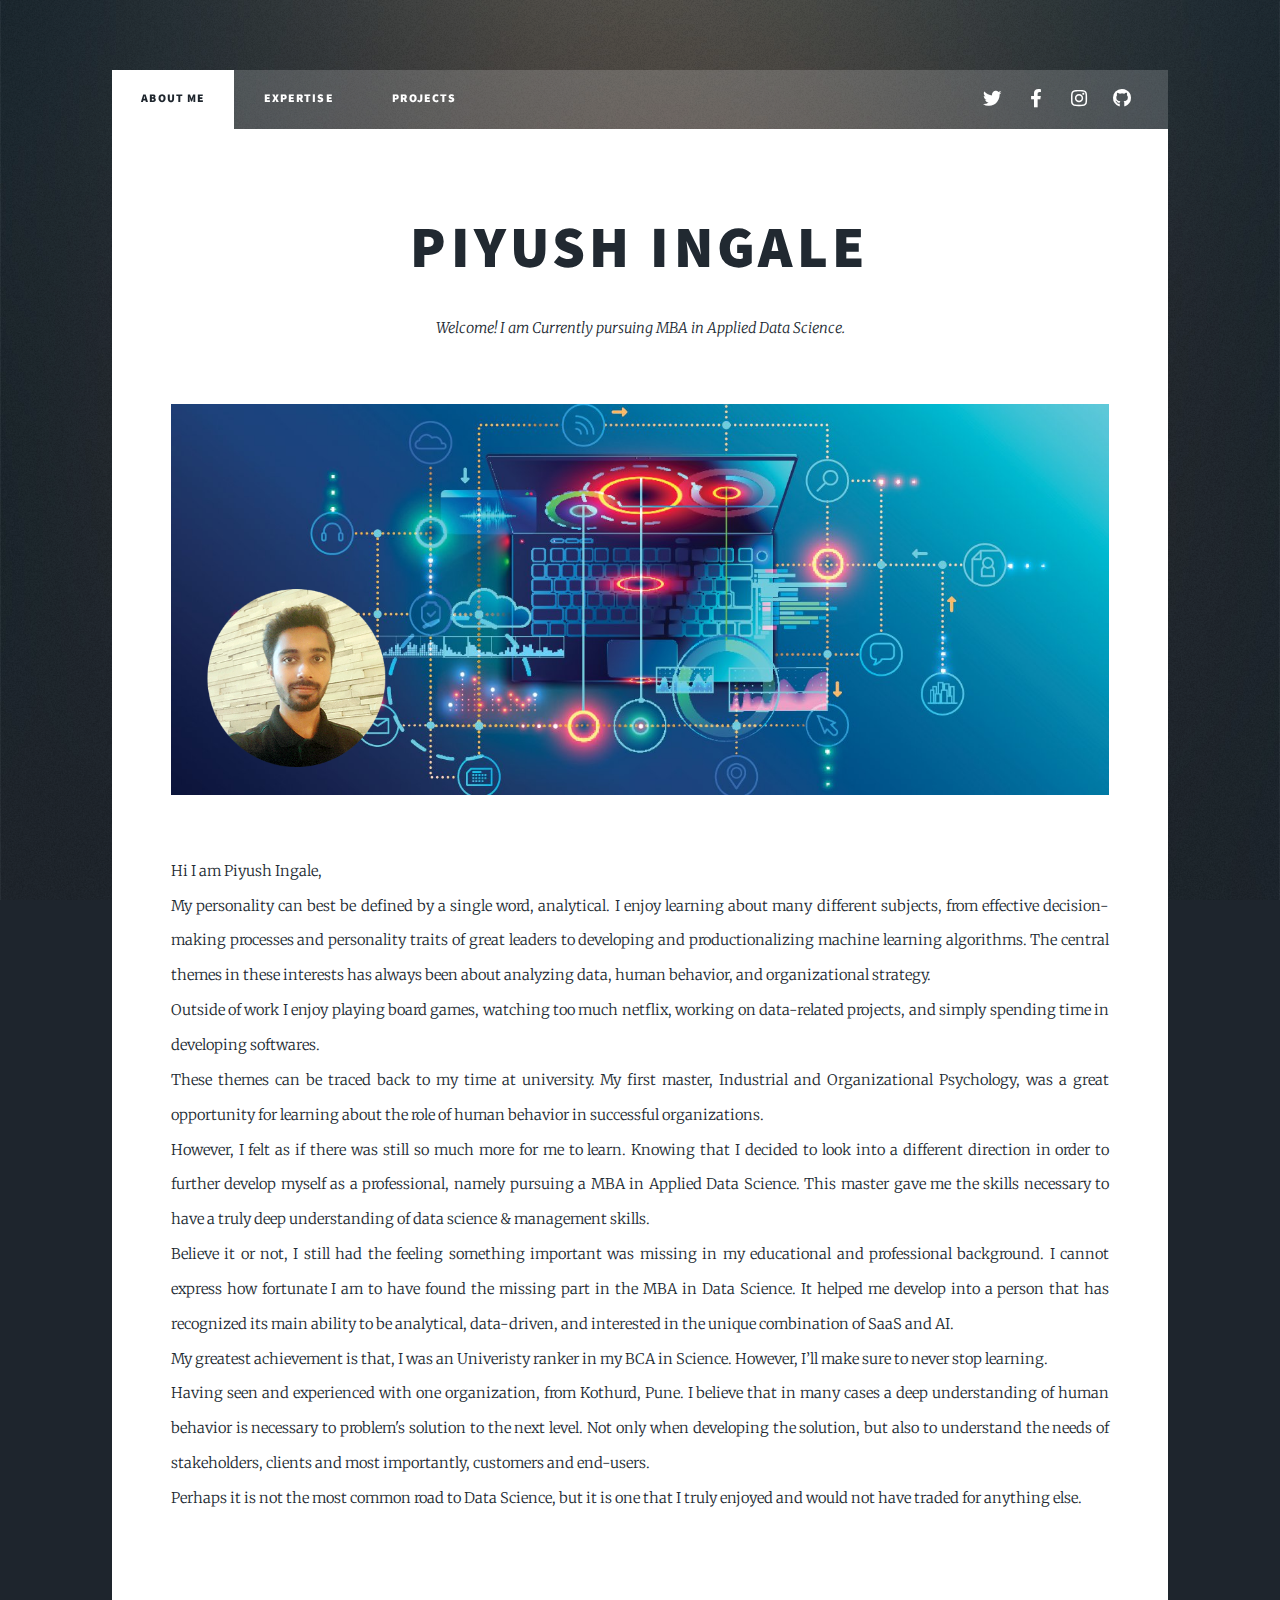
<file: index.html>
<!DOCTYPE HTML>
<html>
	<head>
		<title>Data Science Portfolio</title>
		<meta charset="utf-8" />
		<meta name="viewport" content="width=device-width, initial-scale=1, user-scalable=no" />
		<link rel="stylesheet" href="assets/css/main.css" />
		<noscript><link rel="stylesheet" href="assets/css/noscript.css" /></noscript>
	</head>
	<body class="is-preload">

		<!-- Wrapper -->
			<div id="wrapper" class="fade-in">

				<!-- Nav -->
					<nav id="nav" style="margin-top: 70px">
						<ul class="links">
							<li class="active"><a href="index.html">About Me</a></li>
							<li><a href="expertise.html">Expertise</a></li>
							<li><a href="projects.html">Projects</a></li>
						</ul>
						<ul class="icons">
							<li><a href="#" class="icon brands fa-twitter"><span class="label">Twitter</span></a></li>
							<li><a href="#" class="icon brands fa-facebook-f"><span class="label">Facebook</span></a></li>
							<li><a href="#" class="icon brands fa-instagram"><span class="label">Instagram</span></a></li>
							<li><a href="#" class="icon brands fa-github"><span class="label">GitHub</span></a></li>
						</ul>
					</nav>

				<!-- Main -->
					<div id="main">

						<!-- Featured Post -->
							<article class="post featured">
								<header class="major">
									<h2><a href="#">Piyush Ingale</a></h2>
									<p>Welcome! I am Currently pursuing MBA in Applied Data Science.</p>
								</header>
								<a href="#" class="image main"><img src="images/profile.png" alt="" /></a>
								<p>
									Hi I am Piyush Ingale, <br />

									My personality can best be defined by a single word, analytical. I enjoy learning about many different subjects, from effective decision-making processes and personality traits of great leaders to developing and productionalizing machine learning algorithms. The central themes in these interests has always been about analyzing data, human behavior, and organizational strategy. <br />

									Outside of work I enjoy playing board games, watching too much netflix, working on data-related projects, and simply spending time in developing softwares. <br />

									These themes can be traced back to my time at university. My first master, Industrial and Organizational Psychology, was a great opportunity for learning about the role of human behavior in successful organizations. <br />

									However, I felt as if there was still so much more for me to learn. Knowing that I decided to look into a different direction in order to further develop myself as a professional, namely pursuing a MBA in Applied Data Science. This master gave me the skills necessary to have a truly deep understanding of data science & management skills. <br />

									Believe it or not, I still had the feeling something important was missing in my educational and professional background. I cannot express how fortunate I am to have found the missing part in the MBA in Data Science. It helped me develop into a person that has recognized its main ability to be analytical, data-driven, and interested in the unique combination of SaaS and AI. <br />

									My greatest achievement is that, I was an Univeristy ranker in my BCA in Science. However, I’ll make sure to never stop learning. <br />

									Having seen and experienced with one organization, from Kothurd, Pune. I believe that in many cases a deep understanding of human behavior is necessary to problem's solution to the next level. Not only when developing the solution, but also to understand the needs of stakeholders, clients and most importantly, customers and end-users. <br />

									Perhaps it is not the most common road to Data Science, but it is one that I truly enjoyed and would not have traded for anything else. <br />
								</p>
							</article>

					</div>

				<!-- Copyright -->
					<div id="copyright">
					</div>

			</div>

		<!-- Scripts -->
			<script src="assets/js/jquery.min.js"></script>
			<script src="assets/js/jquery.scrollex.min.js"></script>
			<script src="assets/js/jquery.scrolly.min.js"></script>
			<script src="assets/js/browser.min.js"></script>
			<script src="assets/js/breakpoints.min.js"></script>
			<script src="assets/js/util.js"></script>
			<script src="assets/js/main.js"></script>

	</body>
</html>
</file>
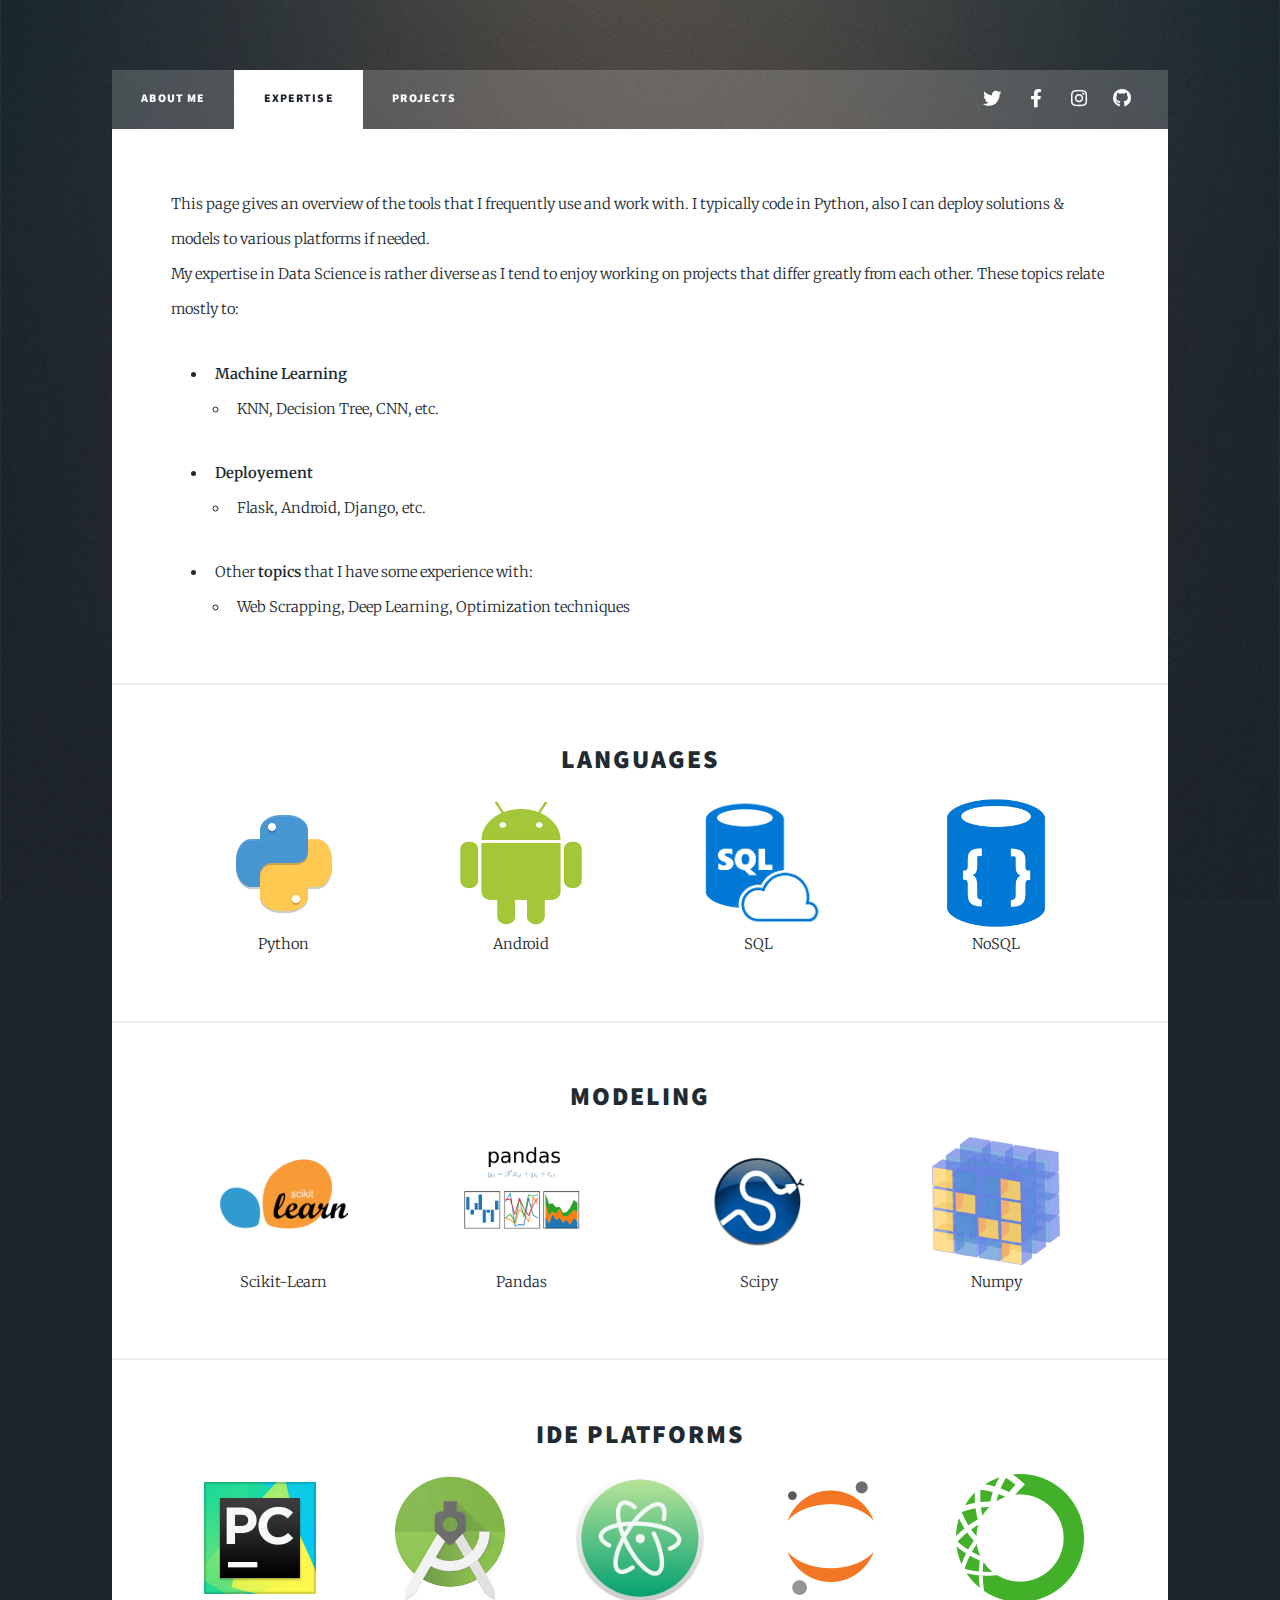
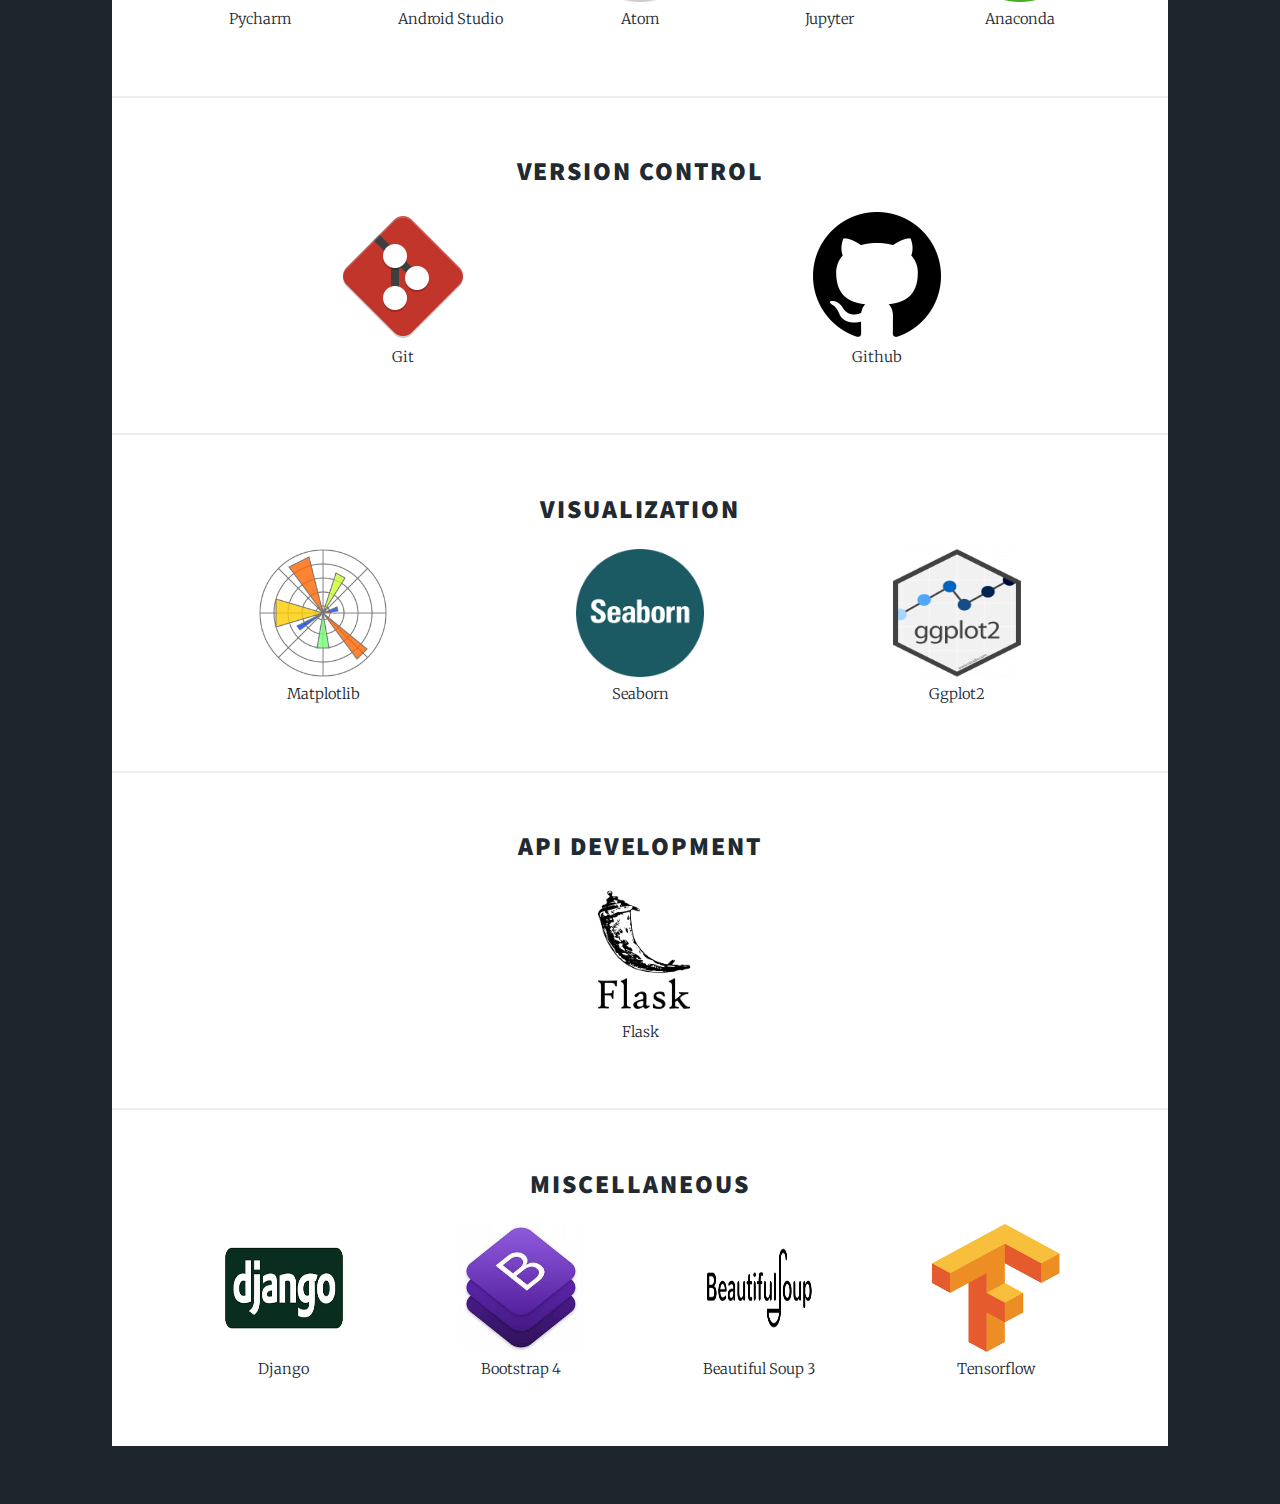
<file: expertise.html>
<!DOCTYPE HTML>
<html>
	<head>
		<title>Data Science Portfolio</title>
		<meta charset="utf-8" />
		<meta name="viewport" content="width=device-width, initial-scale=1, user-scalable=no" />
		<link rel="stylesheet" href="assets/css/main.css" />
		<noscript><link rel="stylesheet" href="assets/css/noscript.css" /></noscript>
		<style type="text/css">
			.logorow{
				
			}
		</style>
	</head>
	<body class="is-preload">

		<!-- Wrapper -->
			<div id="wrapper" class="fade-in">

				<!-- Nav -->
					<nav id="nav" style="margin-top: 70px">
						<ul class="links">
							<li><a href="index.html">About Me</a></li>
							<li class="active"><a href="expertise.html">Expertise</a></li>
							<li><a href="projects.html">Projects</a></li>
						</ul>
						<ul class="icons">
							<li><a href="#" class="icon brands fa-twitter"><span class="label">Twitter</span></a></li>
							<li><a href="#" class="icon brands fa-facebook-f"><span class="label">Facebook</span></a></li>
							<li><a href="#" class="icon brands fa-instagram"><span class="label">Instagram</span></a></li>
							<li><a href="#" class="icon brands fa-github"><span class="label">GitHub</span></a></li>
						</ul>
					</nav>

				<!-- Main -->
					<div id="main">

						<div class="row">
							This page gives an overview of the tools that I frequently use and work with. I typically code in Python, also I can deploy solutions & models to various platforms if needed. <br />
							My expertise in Data Science is rather diverse as I tend to enjoy working on projects that differ greatly from each other. These topics relate mostly to:
							
							<div class="col-6 col-12-small" style="margin-top: 30px">
								<ul>
									<li>
										<strong>Machine Learning</strong>
										<ul style="list-style-type:circle;">
											<li>KNN, Decision Tree, CNN, etc.</li>
										</ul>
									</li>
								</ul>
								<ul>
									<li>
										<strong>Deployement</strong>
										<ul style="list-style-type:circle;">
											<li>Flask, Android, Django, etc.</li>
										</ul>
									</li>
								</ul>
								<ul>
									<li>
										Other <strong>topics</strong> that I have some experience with:
										<ul style="list-style-type:circle;">
											<li>Web Scrapping, Deep Learning, Optimization techniques</li>
										</ul>
									</li>
								</ul>
							</div>	
						</div>
						
						<div class="logorow" align="center">
							<h2>Languages</h2>
							<div class="box alt">
								<div class="row gtr-50 gtr-uniform" style="display: flex; justify-content: space-around;">
									<div>
										<span class="image fit"><img src="images/python.png" style="width:128px;height:128px;"/><center>Python</center></span>
									</div>
									<div>
										<span class="image fit"><img src="images/android.png" style="width:128px;height:128px;"/><center>Android</center></span>
									</div>
									<div>
										<span class="image fit"><img src="images/sql.png" style="width:128px;height:128px;"/><center>SQL</center></span>
									</div>
									<div>
										<span class="image fit"><img src="images/nosql.png" style="width:128px;height:128px;"/><center>NoSQL</center></span>
									</div>
								</div>
							</div>
						</div>

						<div class="logorow" align="center">
							<h2>Modeling</h2>
							<div class="box alt">
								<div class="row gtr-50 gtr-uniform" style="display: flex; justify-content: space-around;">
									<div>
										<span class="image fit"><img src="images/scikitlearn.png" style="width:128px;height:128px;"/><center>Scikit-Learn</center></span>
									</div>
									<div>
										<span class="image fit"><img src="images/pandas.png" style="width:128px;height:128px;"/><center>Pandas</center></span>
									</div>
									<div>
										<span class="image fit"><img src="images/scipy.png" style="width:128px;height:128px;"/><center>Scipy</center></span>
									</div>
									<div>
										<span class="image fit"><img src="images/numpy.png" style="width:128px;height:128px;"/><center>Numpy</center></span>
									</div>
								</div>
							</div>
						</div>

						<div class="logorow" align="center">
							<h2>IDE Platforms</h2>
							<div class="box alt">
								<div class="row gtr-50 gtr-uniform" style="display: flex; justify-content: space-around;">
									<div>
										<span class="image fit"><img src="images/pycharm.png" style="width:128px;height:128px;"/><center>Pycharm</center></span>
									</div>
									<div>
										<span class="image fit"><img src="images/androidstudio.jfif" style="width:128px;height:128px;"/><center>Android Studio</center></span>
									</div>
									<div>
										<span class="image fit"><img src="images/atom.png" style="width:128px;height:128px;"/><center>Atom</center></span>
									</div>
									<div>
										<span class="image fit"><img src="images/jupyter.png" style="width:128px;height:128px;"/><center>Jupyter</center></span>
									</div>
									<div>
										<span class="image fit"><img src="images/anaconda.png" style="width:128px;height:128px;"/><center>Anaconda</center></span>
									</div>
								</div>
							</div>
						</div>

						<div class="logorow" align="center">
							<h2>Version Control</h2>
							<div class="box alt">
								<div class="row gtr-50 gtr-uniform" style="display: flex; justify-content: space-around;">
									<div>
										<span class="image fit"><img src="images/git.png" style="width:128px;height:128px;"/><center>Git</center></span>
									</div>
									<div>
										<span class="image fit"><img src="images/github.png" style="width:128px;height:128px;"/><center>Github</center></span>
									</div>
								</div>
							</div>
						</div>

						<div class="logorow" align="center">
							<h2>Visualization</h2>
							<div class="box alt">
								<div class="row gtr-50 gtr-uniform" style="display: flex; justify-content: space-around;">
									<div>
										<span class="image fit"><img src="images/matplotlib.png" style="width:128px;height:128px;"/><center>Matplotlib</center></span>
									</div>
									<div>
										<span class="image fit"><img src="images/seaborn.png" style="width:128px;height:128px;"/><center>Seaborn</center></span>
									</div>
									<div>
										<span class="image fit"><img src="images/ggplot2.png" style="width:128px;height:128px;"/><center>Ggplot2</center></span>
									</div>
								</div>
							</div>
						</div>

						<div class="logorow" align="center">
							<h2>API Development</h2>
							<div class="box alt">
								<div class="row gtr-50 gtr-uniform" style="display: flex; justify-content: space-around;">
									<div>
										<span class="image fit"><img src="images/flask.png" style="width:128px;height:128px;"/><center>Flask</center></span>
									</div>
								</div>
							</div>
						</div>

						<div class="logorow" align="center">
							<h2>Miscellaneous</h2>
							<div class="box alt">
								<div class="row gtr-50 gtr-uniform" style="display: flex; justify-content: space-around;">
									<div>
										<span class="image fit"><img src="images/django.png" style="width:128px;height:128px;"/><center>Django</center></span>
									</div>
									<div>
										<span class="image fit"><img src="images/bootstrap.jfif" style="width:128px;height:128px;"/><center>Bootstrap 4</center></span>
									</div>
									<div>
										<span class="image fit"><img src="images/bs.png" style="width:128px;height:128px;"/><center>Beautiful Soup 3</center></span>
									</div>
									<div>
										<span class="image fit"><img src="images/tensorflow.png" style="width:128px;height:128px;"/><center>Tensorflow</center></span>
									</div>
								</div>
							</div>
						</div>


						<!-- Footer -->
<!--							<footer>
								<div class="pagination">
									<a href="#" class="previous">Prev</a>
									<a href="#" class="page active">1</a>
									<a href="#" class="page">2</a>
									<a href="#" class="next">Next</a>
								</div>
							</footer>
-->
					</div>

	
				<!-- Copyright -->
					<div id="copyright">
					</div>

			</div>

		<!-- Scripts -->
			<script src="assets/js/jquery.min.js"></script>
			<script src="assets/js/jquery.scrollex.min.js"></script>
			<script src="assets/js/jquery.scrolly.min.js"></script>
			<script src="assets/js/browser.min.js"></script>
			<script src="assets/js/breakpoints.min.js"></script>
			<script src="assets/js/util.js"></script>
			<script src="assets/js/main.js"></script>

	</body>
</html>
</file>
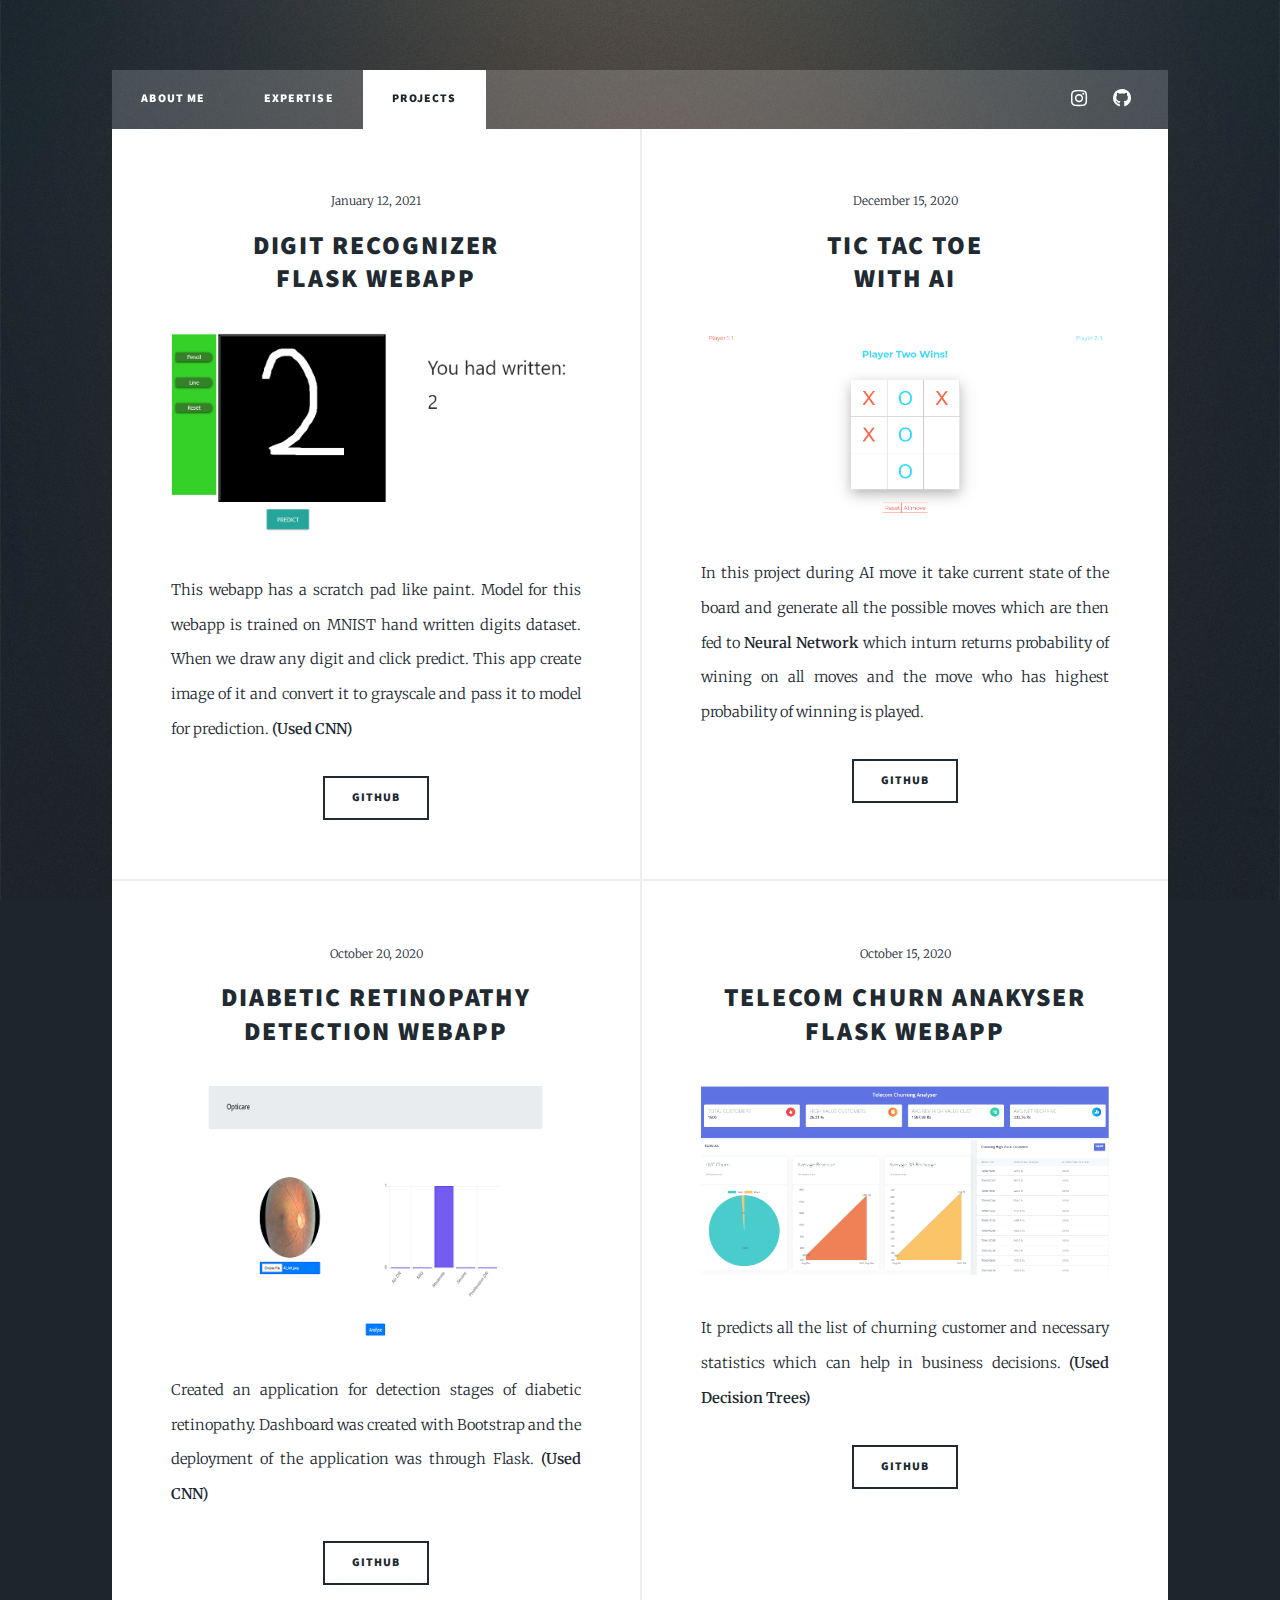
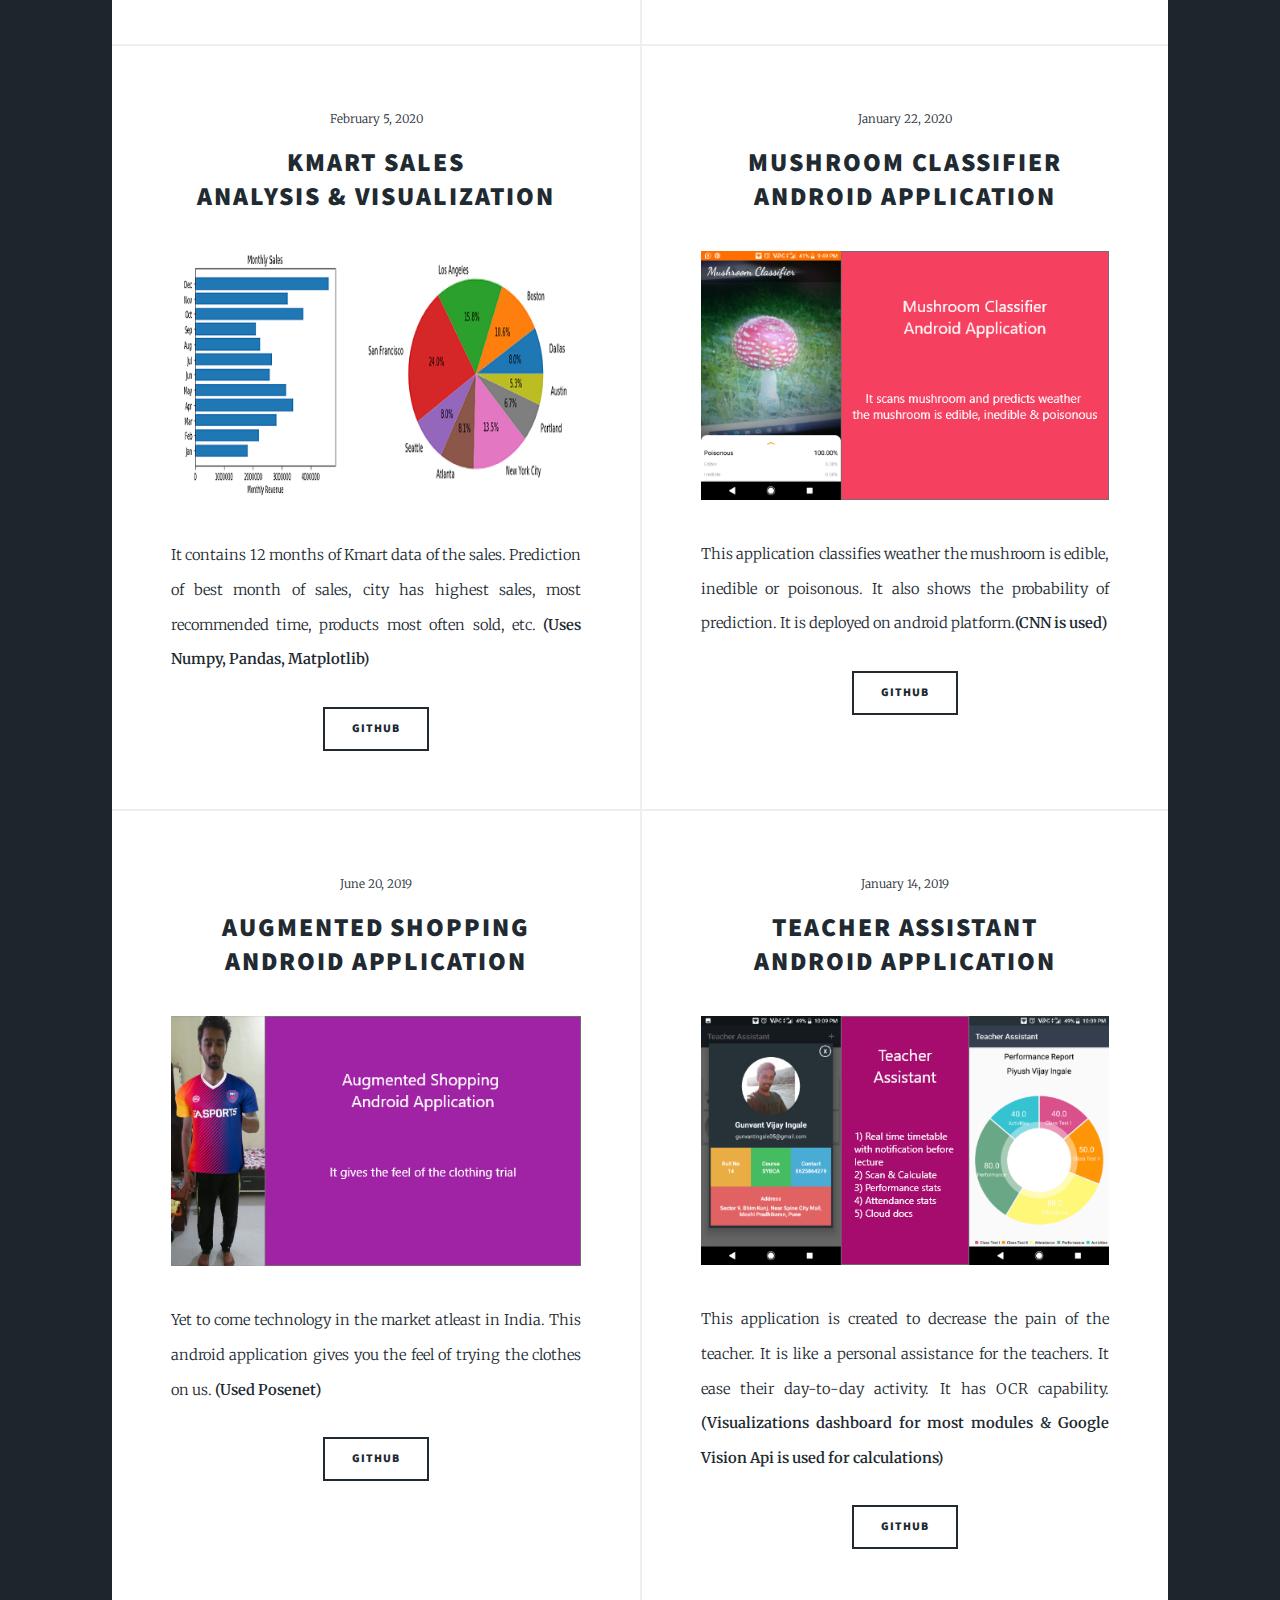
<file: projects.html>
<!DOCTYPE HTML>
<html>
	<head>
		<title>Data Science Portfolio</title>
		<meta charset="utf-8" />
		<meta name="viewport" content="width=device-width, initial-scale=1, user-scalable=no" />
		<link rel="stylesheet" href="assets/css/main.css" />
		<noscript><link rel="stylesheet" href="assets/css/noscript.css" /></noscript>
	</head>
	<body class="is-preload">

		<!-- Wrapper -->
			<div id="wrapper" class="fade-in">
					
				<!-- Nav -->
					<nav id="nav" style="margin-top: 70px">
						<ul class="links">
							<li><a href="index.html">About Me</a></li>
							<li><a href="expertise.html">Expertise</a></li>
							<li class="active"><a href="projects.html">Projects</a></li>
						</ul>
						<ul class="icons">
							<li><a href="https://www.instagram.com/piyush_ingale/" class="icon brands fa-instagram"><span class="label">Instagram</span></a></li>
							<li><a href="https://github.com/Piyushvingale" class="icon brands fa-github"><span class="label">GitHub</span></a></li>
						</ul>
					</nav>

				<!-- Main -->
					<div id="main">

						<!-- Posts -->
							<section class="posts">
								<article>
									<header>
										<span class="date">January 12, 2021</span>
										<h2><a href="#">Digit Recognizer<br />
										Flask Webapp</a></h2>
									</header>
									<a href="#" class="image fit"><img src="images/digitrecognizer.PNG"/></a>
									<p>This webapp has a scratch pad like paint. Model for this webapp is trained on MNIST hand written digits dataset. When we draw any digit and click predict. This app create image of it and convert it to grayscale and pass it to model for prediction. <b>(Used CNN)</b></p>
									<ul class="actions special">
										<li><a href="https://github.com/Piyushvingale/Digit-Recognizer-Flask-App" class="button">Github</a></li>
									</ul>
								</article>
								<article>
									<header>
										<span class="date">December 15, 2020</span>
										<h2><a href="#">Tic Tac Toe<br />
										With AI</a></h2>
									</header>
									<a href="#" class="image fit"><img src="images/tiktactoe.PNG" alt="" /></a>
									<p>In this project during AI move it take current state of the board and generate all the possible moves which are then fed to <b>Neural Network</b> which inturn returns probability of wining on all moves and the move who has highest probability of winning is played.</p>
									<ul class="actions special">
										<li><a href="https://github.com/Piyushvingale/Tic-Tac-Toe-With-AI" class="button">Github</a></li>
									</ul>
								</article>

								<article>
									<header>
										<span class="date">October 20, 2020</span>
										<h2><a href="#">Diabetic Retinopathy<br />
										Detection Webapp</a></h2>
									</header>
									<a href="#" class="image fit"><img src="images/drclassifier.png"/></a>
									<p>Created an application for detection stages of diabetic retinopathy. Dashboard was created with Bootstrap and the deployment of the application was through Flask. <b>(Used CNN)</b></p>
									<ul class="actions special">
										<li><a href="https://github.com/Piyushvingale/Diabetic-Retinopathy-Detection-Webapp" class="button">Github</a></li>
									</ul>
								</article>
								<article>
									<header>
										<span class="date">October 15, 2020</span>
										<h2><a href="#">Telecom Churn Anakyser<br />
										Flask Webapp</a></h2>
									</header>
									<a href="#" class="image fit"><img src="images/c1.png" alt="" /></a>
									<p>It predicts all the list of churning customer and necessary statistics which can help in business decisions. <b>(Used Decision Trees)</b></p>
									<ul class="actions special">
										<li><a href="https://github.com/Piyushvingale/Churn-Analyser-Flask-App" class="button">Github</a></li>
									</ul>
								</article>

								<article>
									<header>
										<span class="date">February 5, 2020</span>
										<h2><a href="#">KMart Sales<br />
										Analysis & Visualization</a></h2>
									</header>
									<a href="#" class="image fit"><img src="images/saleschart.png" alt="" /></a>
									<p>It contains 12 months of Kmart data of the sales. Prediction of best month of sales, city has highest sales, most recommended time, products most often sold, etc. <b>(Uses Numpy, Pandas, Matplotlib)</b></p>
									<ul class="actions special">
										<li><a href="https://github.com/Piyushvingale/KMart-Sales-Analysis-and-Visualizations" class="button">Github</a></li>
									</ul>
								</article>
								<article>
									<header>
										<span class="date">January 22, 2020</span>
										<h2><a href="#">Mushroom Classifier<br />
										Android Application</a></h2>
									</header>
									<a href="#" class="image fit"><img src="images/mushroom.png" alt="" /></a>
									<p>This application classifies weather the mushroom is edible, inedible or poisonous. It also shows the probability of prediction. It is deployed on android platform.<b>(CNN is used)</b></p>
									<ul class="actions special">
										<li><a href="https://github.com/Piyushvingale/Mushroom-Classifier-Android-Application" class="button">Github</a></li>
									</ul>
								</article>
								<article>
									<header>
										<span class="date">June 20, 2019</span>
										<h2><a href="#">Augmented Shopping<br />
										Android Application</a></h2>
									</header>
									<a href="#" class="image fit"><img src="images/arapp.png" alt="" /></a>
									<p>Yet to come technology in the market atleast in India. This android application gives you the feel of trying the clothes on us. <b>(Used Posenet)</b></p>
									<ul class="actions special">
										<li><a href="https://github.com/Piyushvingale/Augmented-Shopping-Android-Application" class="button">Github</a></li>
									</ul>
								</article>
								<article>
									<header>
										<span class="date">January 14, 2019</span>
										<h2><a href="#">Teacher Assistant<br />
										Android Application</a></h2>
									</header>
									<a href="#" class="image fit"><img src="images/teachera.png" alt="" /></a>
									<p>This application is created to decrease the pain of the teacher. It is like a personal assistance for the teachers. It ease their day-to-day activity. It has OCR capability.<b>(Visualizations dashboard for most modules & Google Vision Api is used for calculations)</b></p>
									<ul class="actions special">
										<li><a href="https://github.com/Piyushvingale/Teacher-Assistant-Android-Application" class="button">Github</a></li>
									</ul>
								</article>
							</section>

						<!-- Footer -->
<!--							<footer>
								<div class="pagination">
									<a href="#" class="previous">Prev</a>
									<a href="#" class="page active">1</a>
									<a href="#" class="page">2</a>
									<a href="#" class="next">Next</a>
								</div>
							</footer>
-->
					</div>


				<!-- Copyright -->
					<div id="copyright">
					</div>

			</div>

		<!-- Scripts -->
			<script src="assets/js/jquery.min.js"></script>
			<script src="assets/js/jquery.scrollex.min.js"></script>
			<script src="assets/js/jquery.scrolly.min.js"></script>
			<script src="assets/js/browser.min.js"></script>
			<script src="assets/js/breakpoints.min.js"></script>
			<script src="assets/js/util.js"></script>
			<script src="assets/js/main.js"></script>

	</body>
</html>
</file>
<file: assets/css/main.css>
@import url(fontawesome-all.min.css);
@import url("https://fonts.googleapis.com/css?family=Merriweather:300,700,300italic,700italic|Source+Sans+Pro:900");

/*
	Massively by HTML5 UP
	html5up.net | @ajlkn
	Free for personal and commercial use under the CCA 3.0 license (html5up.net/license)
*/

html, body, div, span, applet, object,
iframe, h1, h2, h3, h4, h5, h6, p, blockquote,
pre, a, abbr, acronym, address, big, cite,
code, del, dfn, em, img, ins, kbd, q, s, samp,
small, strike, strong, sub, sup, tt, var, b,
u, i, center, dl, dt, dd, ol, ul, li, fieldset,
form, label, legend, table, caption, tbody,
tfoot, thead, tr, th, td, article, aside,
canvas, details, embed, figure, figcaption,
footer, header, hgroup, menu, nav, output, ruby,
section, summary, time, mark, audio, video {
	margin: 0;
	padding: 0;
	border: 0;
	font-size: 100%;
	font: inherit;
	vertical-align: baseline;}

article, aside, details, figcaption, figure,
footer, header, hgroup, menu, nav, section {
	display: block;}

body {
	line-height: 1;
}

ol, ul {
	list-style: none;
}

blockquote, q {
	quotes: none;
}

	blockquote:before, blockquote:after, q:before, q:after {
		content: '';
		content: none;
	}

table {
	border-collapse: collapse;
	border-spacing: 0;
}

body {
	-webkit-text-size-adjust: none;
}

mark {
	background-color: transparent;
	color: inherit;
}

input::-moz-focus-inner {
	border: 0;
	padding: 0;
}

input, select, textarea {
	-moz-appearance: none;
	-webkit-appearance: none;
	-ms-appearance: none;
	appearance: none;
}

/* Basic */

	@-ms-viewport {
		width: device-width;
	}

	body {
		-ms-overflow-style: scrollbar;
	}

	@media screen and (max-width: 480px) {

		html, body {
			min-width: 320px;
		}

	}

	html {
		box-sizing: border-box;
	}

	*, *:before, *:after {
		box-sizing: inherit;
	}

	body {
		background-color: #1e252d;
	}

		body.is-preload *, body.is-preload *:before, body.is-preload *:after {
			-moz-animation: none !important;
			-webkit-animation: none !important;
			-ms-animation: none !important;
			animation: none !important;
			-moz-transition: none !important;
			-webkit-transition: none !important;
			-ms-transition: none !important;
			transition: none !important;
		}

/* Type */

	html {
		font-size: 16pt;
	}

		@media screen and (max-width: 1680px) {

			html {
				font-size: 12pt;
			}

		}

		@media screen and (max-width: 1280px) {

			html {
				font-size: 11pt;
			}

		}

		@media screen and (max-width: 360px) {

			html {
				font-size: 10pt;
			}

		}

	body {
		color: #212931;
	}

	body, input, select, textarea {
		font-family: "Merriweather", Georgia, serif;
		font-weight: 300;
		font-size: 1rem;
		line-height: 2.375;
	}

	a {
		-moz-transition: color 0.2s ease-in-out, background-color 0.2s ease-in-out, border-color 0.2s ease-in-out, box-shadow 0.2s ease-in-out;
		-webkit-transition: color 0.2s ease-in-out, background-color 0.2s ease-in-out, border-color 0.2s ease-in-out, box-shadow 0.2s ease-in-out;
		-ms-transition: color 0.2s ease-in-out, background-color 0.2s ease-in-out, border-color 0.2s ease-in-out, box-shadow 0.2s ease-in-out;
		transition: color 0.2s ease-in-out, background-color 0.2s ease-in-out, border-color 0.2s ease-in-out, box-shadow 0.2s ease-in-out;
		border-bottom: dotted 1px;
		text-decoration: none;
	}

		a:hover {
			border-bottom-color: transparent;
		}

	strong, b {
		font-weight: 600;
	}

	em, i {
		font-style: italic;
	}

	p {
		text-align: justify;
		margin: 0 0 2rem 0;
	}

	h1, h2, h3, h4, h5, h6 {
		font-family: "Source Sans Pro", Helvetica, sans-serif;
		font-weight: 900;
		line-height: 1.5;
		letter-spacing: 0.075em;
		text-transform: uppercase;
		margin: 0 0 1rem 0;
	}

		h1 a, h2 a, h3 a, h4 a, h5 a, h6 a {
			border-bottom: 0;
			color: inherit;
			text-decoration: none;
		}

	h1 {
		font-size: 4rem;
		line-height: 1.1;
		margin: 0 0 2rem 0;
	}

	h2 {
		font-size: 1.75rem;
		line-height: 1.3;
		margin: 0 0 1.5rem 0;
	}

	h3 {
		font-size: 1.25rem;
		margin: 0 0 1.5rem 0;
	}

	h4 {
		font-size: 1rem;
	}

	h5 {
		font-size: 0.9rem;
	}

	h6 {
		font-size: 0.8rem;
	}

	sub {
		font-size: 0.8rem;
		position: relative;
		top: 0.5rem;
	}

	sup {
		font-size: 0.8rem;
		position: relative;
		top: -0.5rem;
	}

	blockquote {
		border-left: solid 4px;
		font-style: italic;
		margin: 0 0 2rem 0;
		padding: 0.5rem 0 0.5rem 2rem;
	}

	code {
		border: solid 2px;
		font-family: "Courier New", monospace;
		font-size: 0.9rem;
		margin: 0 0.25rem;
		padding: 0.25rem 0.65rem;
	}

	pre {
		-webkit-overflow-scrolling: touch;
		font-family: "Courier New", monospace;
		font-size: 0.9rem;
		margin: 0 0 2rem 0;
	}

		pre code {
			display: block;
			line-height: 1.75;
			padding: 1rem 1.5rem;
			overflow-x: auto;
		}

	hr {
		border: 0;
		border-bottom: solid 2px;
		margin: 3rem 0;
	}

		hr.major {
			margin: 5rem 0;
		}

	.align-left {
		text-align: left;
	}

	.align-center {
		text-align: center;
	}

	.align-right {
		text-align: right;
	}

	input, select, textarea {
		color: #212931;
	}

	a {
		color: #212931;
		border-bottom-color: rgba(33, 41, 49, 0.5);
	}

		a:hover {
			border-bottom-color: transparent;
			color: #18bfef !important;
		}

	strong, b {
		color: #212931;
	}

	h1, h2, h3, h4, h5, h6 {
		color: #212931;
	}

	blockquote {
		border-left-color: #eeeeee;
	}

	code {
		background: rgba(220, 220, 220, 0.25);
		border-color: #eeeeee;
	}

	hr {
		border-bottom-color: #eeeeee;
	}

/* Row */

	.row {
		display: flex;
		flex-wrap: wrap;
		box-sizing: border-box;
		align-items: stretch;
	}

		.row > * {
			box-sizing: border-box;
		}

		.row.gtr-uniform > * > :last-child {
			margin-bottom: 0;
		}

		.row.aln-left {
			justify-content: flex-start;
		}

		.row.aln-center {
			justify-content: center;
		}

		.row.aln-right {
			justify-content: flex-end;
		}

		.row.aln-top {
			align-items: flex-start;
		}

		.row.aln-middle {
			align-items: center;
		}

		.row.aln-bottom {
			align-items: flex-end;
		}

		.row > .imp {
			order: -1;
		}

		.row > .col-1 {
			width: 8.33333%;
		}

		.row > .off-1 {
			margin-left: 8.33333%;
		}

		.row > .col-2 {
			width: 16.66667%;
		}

		.row > .off-2 {
			margin-left: 16.66667%;
		}

		.row > .col-3 {
			width: 25%;
		}

		.row > .off-3 {
			margin-left: 25%;
		}

		.row > .col-4 {
			width: 33.33333%;
		}

		.row > .off-4 {
			margin-left: 33.33333%;
		}

		.row > .col-5 {
			width: 41.66667%;
		}

		.row > .off-5 {
			margin-left: 41.66667%;
		}

		.row > .col-6 {
			width: 50%;
		}

		.row > .off-6 {
			margin-left: 50%;
		}

		.row > .col-7 {
			width: 58.33333%;
		}

		.row > .off-7 {
			margin-left: 58.33333%;
		}

		.row > .col-8 {
			width: 66.66667%;
		}

		.row > .off-8 {
			margin-left: 66.66667%;
		}

		.row > .col-9 {
			width: 75%;
		}

		.row > .off-9 {
			margin-left: 75%;
		}

		.row > .col-10 {
			width: 83.33333%;
		}

		.row > .off-10 {
			margin-left: 83.33333%;
		}

		.row > .col-11 {
			width: 91.66667%;
		}

		.row > .off-11 {
			margin-left: 91.66667%;
		}

		.row > .col-12 {
			width: 100%;
		}

		.row > .off-12 {
			margin-left: 100%;
		}

		.row.gtr-0 {
			margin-top: 0;
			margin-left: 0rem;
		}

			.row.gtr-0 > * {
				padding: 0 0 0 0rem;
			}

			.row.gtr-0.gtr-uniform {
				margin-top: 0rem;
			}

				.row.gtr-0.gtr-uniform > * {
					padding-top: 0rem;
				}

		.row.gtr-25 {
			margin-top: 0;
			margin-left: -0.375rem;
		}

			.row.gtr-25 > * {
				padding: 0 0 0 0.375rem;
			}

			.row.gtr-25.gtr-uniform {
				margin-top: -0.375rem;
			}

				.row.gtr-25.gtr-uniform > * {
					padding-top: 0.375rem;
				}

		.row.gtr-50 {
			margin-top: 0;
			margin-left: -0.75rem;
		}

			.row.gtr-50 > * {
				padding: 0 0 0 0.75rem;
			}

			.row.gtr-50.gtr-uniform {
				margin-top: -0.75rem;
			}

				.row.gtr-50.gtr-uniform > * {
					padding-top: 0.75rem;
				}

		.row {
			margin-top: 0;
			margin-left: -1.5rem;
		}

			.row > * {
				padding: 0 0 0 1.5rem;
			}

			.row.gtr-uniform {
				margin-top: -1.5rem;
			}

				.row.gtr-uniform > * {
					padding-top: 1.5rem;
				}

		.row.gtr-150 {
			margin-top: 0;
			margin-left: -2.25rem;
		}

			.row.gtr-150 > * {
				padding: 0 0 0 2.25rem;
			}

			.row.gtr-150.gtr-uniform {
				margin-top: -2.25rem;
			}

				.row.gtr-150.gtr-uniform > * {
					padding-top: 2.25rem;
				}

		.row.gtr-200 {
			margin-top: 0;
			margin-left: -3rem;
		}

			.row.gtr-200 > * {
				padding: 0 0 0 3rem;
			}

			.row.gtr-200.gtr-uniform {
				margin-top: -3rem;
			}

				.row.gtr-200.gtr-uniform > * {
					padding-top: 3rem;
				}

		@media screen and (max-width: 1680px) {

			.row {
				display: flex;
				flex-wrap: wrap;
				box-sizing: border-box;
				align-items: stretch;
			}

				.row > * {
					box-sizing: border-box;
				}

				.row.gtr-uniform > * > :last-child {
					margin-bottom: 0;
				}

				.row.aln-left {
					justify-content: flex-start;
				}

				.row.aln-center {
					justify-content: center;
				}

				.row.aln-right {
					justify-content: flex-end;
				}

				.row.aln-top {
					align-items: flex-start;
				}

				.row.aln-middle {
					align-items: center;
				}

				.row.aln-bottom {
					align-items: flex-end;
				}

				.row > .imp-xlarge {
					order: -1;
				}

				.row > .col-1-xlarge {
					width: 8.33333%;
				}

				.row > .off-1-xlarge {
					margin-left: 8.33333%;
				}

				.row > .col-2-xlarge {
					width: 16.66667%;
				}

				.row > .off-2-xlarge {
					margin-left: 16.66667%;
				}

				.row > .col-3-xlarge {
					width: 25%;
				}

				.row > .off-3-xlarge {
					margin-left: 25%;
				}

				.row > .col-4-xlarge {
					width: 33.33333%;
				}

				.row > .off-4-xlarge {
					margin-left: 33.33333%;
				}

				.row > .col-5-xlarge {
					width: 41.66667%;
				}

				.row > .off-5-xlarge {
					margin-left: 41.66667%;
				}

				.row > .col-6-xlarge {
					width: 50%;
				}

				.row > .off-6-xlarge {
					margin-left: 50%;
				}

				.row > .col-7-xlarge {
					width: 58.33333%;
				}

				.row > .off-7-xlarge {
					margin-left: 58.33333%;
				}

				.row > .col-8-xlarge {
					width: 66.66667%;
				}

				.row > .off-8-xlarge {
					margin-left: 66.66667%;
				}

				.row > .col-9-xlarge {
					width: 75%;
				}

				.row > .off-9-xlarge {
					margin-left: 75%;
				}

				.row > .col-10-xlarge {
					width: 83.33333%;
				}

				.row > .off-10-xlarge {
					margin-left: 83.33333%;
				}

				.row > .col-11-xlarge {
					width: 91.66667%;
				}

				.row > .off-11-xlarge {
					margin-left: 91.66667%;
				}

				.row > .col-12-xlarge {
					width: 100%;
				}

				.row > .off-12-xlarge {
					margin-left: 100%;
				}

				.row.gtr-0 {
					margin-top: 0;
					margin-left: 0rem;
				}

					.row.gtr-0 > * {
						padding: 0 0 0 0rem;
					}

					.row.gtr-0.gtr-uniform {
						margin-top: 0rem;
					}

						.row.gtr-0.gtr-uniform > * {
							padding-top: 0rem;
						}

				.row.gtr-25 {
					margin-top: 0;
					margin-left: -0.375rem;
				}

					.row.gtr-25 > * {
						padding: 0 0 0 0.375rem;
					}

					.row.gtr-25.gtr-uniform {
						margin-top: -0.375rem;
					}

						.row.gtr-25.gtr-uniform > * {
							padding-top: 0.375rem;
						}

				.row.gtr-50 {
					margin-top: 0;
					margin-left: -0.75rem;
				}

					.row.gtr-50 > * {
						padding: 0 0 0 0.75rem;
					}

					.row.gtr-50.gtr-uniform {
						margin-top: -0.75rem;
					}

						.row.gtr-50.gtr-uniform > * {
							padding-top: 0.75rem;
						}

				.row {
					margin-top: 0;
					margin-left: -1.5rem;
				}

					.row > * {
						padding: 0 0 0 1.5rem;
					}

					.row.gtr-uniform {
						margin-top: -1.5rem;
					}

						.row.gtr-uniform > * {
							padding-top: 1.5rem;
						}

				.row.gtr-150 {
					margin-top: 0;
					margin-left: -2.25rem;
				}

					.row.gtr-150 > * {
						padding: 0 0 0 2.25rem;
					}

					.row.gtr-150.gtr-uniform {
						margin-top: -2.25rem;
					}

						.row.gtr-150.gtr-uniform > * {
							padding-top: 2.25rem;
						}

				.row.gtr-200 {
					margin-top: 0;
					margin-left: -3rem;
				}

					.row.gtr-200 > * {
						padding: 0 0 0 3rem;
					}

					.row.gtr-200.gtr-uniform {
						margin-top: -3rem;
					}

						.row.gtr-200.gtr-uniform > * {
							padding-top: 3rem;
						}

		}

		@media screen and (max-width: 1280px) {

			.row {
				display: flex;
				flex-wrap: wrap;
				box-sizing: border-box;
				align-items: stretch;
			}

				.row > * {
					box-sizing: border-box;
				}

				.row.gtr-uniform > * > :last-child {
					margin-bottom: 0;
				}

				.row.aln-left {
					justify-content: flex-start;
				}

				.row.aln-center {
					justify-content: center;
				}

				.row.aln-right {
					justify-content: flex-end;
				}

				.row.aln-top {
					align-items: flex-start;
				}

				.row.aln-middle {
					align-items: center;
				}

				.row.aln-bottom {
					align-items: flex-end;
				}

				.row > .imp-large {
					order: -1;
				}

				.row > .col-1-large {
					width: 8.33333%;
				}

				.row > .off-1-large {
					margin-left: 8.33333%;
				}

				.row > .col-2-large {
					width: 16.66667%;
				}

				.row > .off-2-large {
					margin-left: 16.66667%;
				}

				.row > .col-3-large {
					width: 25%;
				}

				.row > .off-3-large {
					margin-left: 25%;
				}

				.row > .col-4-large {
					width: 33.33333%;
				}

				.row > .off-4-large {
					margin-left: 33.33333%;
				}

				.row > .col-5-large {
					width: 41.66667%;
				}

				.row > .off-5-large {
					margin-left: 41.66667%;
				}

				.row > .col-6-large {
					width: 50%;
				}

				.row > .off-6-large {
					margin-left: 50%;
				}

				.row > .col-7-large {
					width: 58.33333%;
				}

				.row > .off-7-large {
					margin-left: 58.33333%;
				}

				.row > .col-8-large {
					width: 66.66667%;
				}

				.row > .off-8-large {
					margin-left: 66.66667%;
				}

				.row > .col-9-large {
					width: 75%;
				}

				.row > .off-9-large {
					margin-left: 75%;
				}

				.row > .col-10-large {
					width: 83.33333%;
				}

				.row > .off-10-large {
					margin-left: 83.33333%;
				}

				.row > .col-11-large {
					width: 91.66667%;
				}

				.row > .off-11-large {
					margin-left: 91.66667%;
				}

				.row > .col-12-large {
					width: 100%;
				}

				.row > .off-12-large {
					margin-left: 100%;
				}

				.row.gtr-0 {
					margin-top: 0;
					margin-left: 0rem;
				}

					.row.gtr-0 > * {
						padding: 0 0 0 0rem;
					}

					.row.gtr-0.gtr-uniform {
						margin-top: 0rem;
					}

						.row.gtr-0.gtr-uniform > * {
							padding-top: 0rem;
						}

				.row.gtr-25 {
					margin-top: 0;
					margin-left: -0.375rem;
				}

					.row.gtr-25 > * {
						padding: 0 0 0 0.375rem;
					}

					.row.gtr-25.gtr-uniform {
						margin-top: -0.375rem;
					}

						.row.gtr-25.gtr-uniform > * {
							padding-top: 0.375rem;
						}

				.row.gtr-50 {
					margin-top: 0;
					margin-left: -0.75rem;
				}

					.row.gtr-50 > * {
						padding: 0 0 0 0.75rem;
					}

					.row.gtr-50.gtr-uniform {
						margin-top: -0.75rem;
					}

						.row.gtr-50.gtr-uniform > * {
							padding-top: 0.75rem;
						}

				.row {
					margin-top: 0;
					margin-left: -1.5rem;
				}

					.row > * {
						padding: 0 0 0 1.5rem;
					}

					.row.gtr-uniform {
						margin-top: -1.5rem;
					}

						.row.gtr-uniform > * {
							padding-top: 1.5rem;
						}

				.row.gtr-150 {
					margin-top: 0;
					margin-left: -2.25rem;
				}

					.row.gtr-150 > * {
						padding: 0 0 0 2.25rem;
					}

					.row.gtr-150.gtr-uniform {
						margin-top: -2.25rem;
					}

						.row.gtr-150.gtr-uniform > * {
							padding-top: 2.25rem;
						}

				.row.gtr-200 {
					margin-top: 0;
					margin-left: -3rem;
				}

					.row.gtr-200 > * {
						padding: 0 0 0 3rem;
					}

					.row.gtr-200.gtr-uniform {
						margin-top: -3rem;
					}

						.row.gtr-200.gtr-uniform > * {
							padding-top: 3rem;
						}

		}

		@media screen and (max-width: 980px) {

			.row {
				display: flex;
				flex-wrap: wrap;
				box-sizing: border-box;
				align-items: stretch;
			}

				.row > * {
					box-sizing: border-box;
				}

				.row.gtr-uniform > * > :last-child {
					margin-bottom: 0;
				}

				.row.aln-left {
					justify-content: flex-start;
				}

				.row.aln-center {
					justify-content: center;
				}

				.row.aln-right {
					justify-content: flex-end;
				}

				.row.aln-top {
					align-items: flex-start;
				}

				.row.aln-middle {
					align-items: center;
				}

				.row.aln-bottom {
					align-items: flex-end;
				}

				.row > .imp-medium {
					order: -1;
				}

				.row > .col-1-medium {
					width: 8.33333%;
				}

				.row > .off-1-medium {
					margin-left: 8.33333%;
				}

				.row > .col-2-medium {
					width: 16.66667%;
				}

				.row > .off-2-medium {
					margin-left: 16.66667%;
				}

				.row > .col-3-medium {
					width: 25%;
				}

				.row > .off-3-medium {
					margin-left: 25%;
				}

				.row > .col-4-medium {
					width: 33.33333%;
				}

				.row > .off-4-medium {
					margin-left: 33.33333%;
				}

				.row > .col-5-medium {
					width: 41.66667%;
				}

				.row > .off-5-medium {
					margin-left: 41.66667%;
				}

				.row > .col-6-medium {
					width: 50%;
				}

				.row > .off-6-medium {
					margin-left: 50%;
				}

				.row > .col-7-medium {
					width: 58.33333%;
				}

				.row > .off-7-medium {
					margin-left: 58.33333%;
				}

				.row > .col-8-medium {
					width: 66.66667%;
				}

				.row > .off-8-medium {
					margin-left: 66.66667%;
				}

				.row > .col-9-medium {
					width: 75%;
				}

				.row > .off-9-medium {
					margin-left: 75%;
				}

				.row > .col-10-medium {
					width: 83.33333%;
				}

				.row > .off-10-medium {
					margin-left: 83.33333%;
				}

				.row > .col-11-medium {
					width: 91.66667%;
				}

				.row > .off-11-medium {
					margin-left: 91.66667%;
				}

				.row > .col-12-medium {
					width: 100%;
				}

				.row > .off-12-medium {
					margin-left: 100%;
				}

				.row.gtr-0 {
					margin-top: 0;
					margin-left: 0rem;
				}

					.row.gtr-0 > * {
						padding: 0 0 0 0rem;
					}

					.row.gtr-0.gtr-uniform {
						margin-top: 0rem;
					}

						.row.gtr-0.gtr-uniform > * {
							padding-top: 0rem;
						}

				.row.gtr-25 {
					margin-top: 0;
					margin-left: -0.375rem;
				}

					.row.gtr-25 > * {
						padding: 0 0 0 0.375rem;
					}

					.row.gtr-25.gtr-uniform {
						margin-top: -0.375rem;
					}

						.row.gtr-25.gtr-uniform > * {
							padding-top: 0.375rem;
						}

				.row.gtr-50 {
					margin-top: 0;
					margin-left: -0.75rem;
				}

					.row.gtr-50 > * {
						padding: 0 0 0 0.75rem;
					}

					.row.gtr-50.gtr-uniform {
						margin-top: -0.75rem;
					}

						.row.gtr-50.gtr-uniform > * {
							padding-top: 0.75rem;
						}

				.row {
					margin-top: 0;
					margin-left: -1.5rem;
				}

					.row > * {
						padding: 0 0 0 1.5rem;
					}

					.row.gtr-uniform {
						margin-top: -1.5rem;
					}

						.row.gtr-uniform > * {
							padding-top: 1.5rem;
						}

				.row.gtr-150 {
					margin-top: 0;
					margin-left: -2.25rem;
				}

					.row.gtr-150 > * {
						padding: 0 0 0 2.25rem;
					}

					.row.gtr-150.gtr-uniform {
						margin-top: -2.25rem;
					}

						.row.gtr-150.gtr-uniform > * {
							padding-top: 2.25rem;
						}

				.row.gtr-200 {
					margin-top: 0;
					margin-left: -3rem;
				}

					.row.gtr-200 > * {
						padding: 0 0 0 3rem;
					}

					.row.gtr-200.gtr-uniform {
						margin-top: -3rem;
					}

						.row.gtr-200.gtr-uniform > * {
							padding-top: 3rem;
						}

		}

		@media screen and (max-width: 736px) {

			.row {
				display: flex;
				flex-wrap: wrap;
				box-sizing: border-box;
				align-items: stretch;
			}

				.row > * {
					box-sizing: border-box;
				}

				.row.gtr-uniform > * > :last-child {
					margin-bottom: 0;
				}

				.row.aln-left {
					justify-content: flex-start;
				}

				.row.aln-center {
					justify-content: center;
				}

				.row.aln-right {
					justify-content: flex-end;
				}

				.row.aln-top {
					align-items: flex-start;
				}

				.row.aln-middle {
					align-items: center;
				}

				.row.aln-bottom {
					align-items: flex-end;
				}

				.row > .imp-small {
					order: -1;
				}

				.row > .col-1-small {
					width: 8.33333%;
				}

				.row > .off-1-small {
					margin-left: 8.33333%;
				}

				.row > .col-2-small {
					width: 16.66667%;
				}

				.row > .off-2-small {
					margin-left: 16.66667%;
				}

				.row > .col-3-small {
					width: 25%;
				}

				.row > .off-3-small {
					margin-left: 25%;
				}

				.row > .col-4-small {
					width: 33.33333%;
				}

				.row > .off-4-small {
					margin-left: 33.33333%;
				}

				.row > .col-5-small {
					width: 41.66667%;
				}

				.row > .off-5-small {
					margin-left: 41.66667%;
				}

				.row > .col-6-small {
					width: 50%;
				}

				.row > .off-6-small {
					margin-left: 50%;
				}

				.row > .col-7-small {
					width: 58.33333%;
				}

				.row > .off-7-small {
					margin-left: 58.33333%;
				}

				.row > .col-8-small {
					width: 66.66667%;
				}

				.row > .off-8-small {
					margin-left: 66.66667%;
				}

				.row > .col-9-small {
					width: 75%;
				}

				.row > .off-9-small {
					margin-left: 75%;
				}

				.row > .col-10-small {
					width: 83.33333%;
				}

				.row > .off-10-small {
					margin-left: 83.33333%;
				}

				.row > .col-11-small {
					width: 91.66667%;
				}

				.row > .off-11-small {
					margin-left: 91.66667%;
				}

				.row > .col-12-small {
					width: 100%;
				}

				.row > .off-12-small {
					margin-left: 100%;
				}

				.row.gtr-0 {
					margin-top: 0;
					margin-left: 0rem;
				}

					.row.gtr-0 > * {
						padding: 0 0 0 0rem;
					}

					.row.gtr-0.gtr-uniform {
						margin-top: 0rem;
					}

						.row.gtr-0.gtr-uniform > * {
							padding-top: 0rem;
						}

				.row.gtr-25 {
					margin-top: 0;
					margin-left: -0.375rem;
				}

					.row.gtr-25 > * {
						padding: 0 0 0 0.375rem;
					}

					.row.gtr-25.gtr-uniform {
						margin-top: -0.375rem;
					}

						.row.gtr-25.gtr-uniform > * {
							padding-top: 0.375rem;
						}

				.row.gtr-50 {
					margin-top: 0;
					margin-left: -0.75rem;
				}

					.row.gtr-50 > * {
						padding: 0 0 0 0.75rem;
					}

					.row.gtr-50.gtr-uniform {
						margin-top: -0.75rem;
					}

						.row.gtr-50.gtr-uniform > * {
							padding-top: 0.75rem;
						}

				.row {
					margin-top: 0;
					margin-left: -1.5rem;
				}

					.row > * {
						padding: 0 0 0 1.5rem;
					}

					.row.gtr-uniform {
						margin-top: -1.5rem;
					}

						.row.gtr-uniform > * {
							padding-top: 1.5rem;
						}

				.row.gtr-150 {
					margin-top: 0;
					margin-left: -2.25rem;
				}

					.row.gtr-150 > * {
						padding: 0 0 0 2.25rem;
					}

					.row.gtr-150.gtr-uniform {
						margin-top: -2.25rem;
					}

						.row.gtr-150.gtr-uniform > * {
							padding-top: 2.25rem;
						}

				.row.gtr-200 {
					margin-top: 0;
					margin-left: -3rem;
				}

					.row.gtr-200 > * {
						padding: 0 0 0 3rem;
					}

					.row.gtr-200.gtr-uniform {
						margin-top: -3rem;
					}

						.row.gtr-200.gtr-uniform > * {
							padding-top: 3rem;
						}

		}

		@media screen and (max-width: 480px) {

			.row {
				display: flex;
				flex-wrap: wrap;
				box-sizing: border-box;
				align-items: stretch;
			}

				.row > * {
					box-sizing: border-box;
				}

				.row.gtr-uniform > * > :last-child {
					margin-bottom: 0;
				}

				.row.aln-left {
					justify-content: flex-start;
				}

				.row.aln-center {
					justify-content: center;
				}

				.row.aln-right {
					justify-content: flex-end;
				}

				.row.aln-top {
					align-items: flex-start;
				}

				.row.aln-middle {
					align-items: center;
				}

				.row.aln-bottom {
					align-items: flex-end;
				}

				.row > .imp-xsmall {
					order: -1;
				}

				.row > .col-1-xsmall {
					width: 8.33333%;
				}

				.row > .off-1-xsmall {
					margin-left: 8.33333%;
				}

				.row > .col-2-xsmall {
					width: 16.66667%;
				}

				.row > .off-2-xsmall {
					margin-left: 16.66667%;
				}

				.row > .col-3-xsmall {
					width: 25%;
				}

				.row > .off-3-xsmall {
					margin-left: 25%;
				}

				.row > .col-4-xsmall {
					width: 33.33333%;
				}

				.row > .off-4-xsmall {
					margin-left: 33.33333%;
				}

				.row > .col-5-xsmall {
					width: 41.66667%;
				}

				.row > .off-5-xsmall {
					margin-left: 41.66667%;
				}

				.row > .col-6-xsmall {
					width: 50%;
				}

				.row > .off-6-xsmall {
					margin-left: 50%;
				}

				.row > .col-7-xsmall {
					width: 58.33333%;
				}

				.row > .off-7-xsmall {
					margin-left: 58.33333%;
				}

				.row > .col-8-xsmall {
					width: 66.66667%;
				}

				.row > .off-8-xsmall {
					margin-left: 66.66667%;
				}

				.row > .col-9-xsmall {
					width: 75%;
				}

				.row > .off-9-xsmall {
					margin-left: 75%;
				}

				.row > .col-10-xsmall {
					width: 83.33333%;
				}

				.row > .off-10-xsmall {
					margin-left: 83.33333%;
				}

				.row > .col-11-xsmall {
					width: 91.66667%;
				}

				.row > .off-11-xsmall {
					margin-left: 91.66667%;
				}

				.row > .col-12-xsmall {
					width: 100%;
				}

				.row > .off-12-xsmall {
					margin-left: 100%;
				}

				.row.gtr-0 {
					margin-top: 0;
					margin-left: 0rem;
				}

					.row.gtr-0 > * {
						padding: 0 0 0 0rem;
					}

					.row.gtr-0.gtr-uniform {
						margin-top: 0rem;
					}

						.row.gtr-0.gtr-uniform > * {
							padding-top: 0rem;
						}

				.row.gtr-25 {
					margin-top: 0;
					margin-left: -0.375rem;
				}

					.row.gtr-25 > * {
						padding: 0 0 0 0.375rem;
					}

					.row.gtr-25.gtr-uniform {
						margin-top: -0.375rem;
					}

						.row.gtr-25.gtr-uniform > * {
							padding-top: 0.375rem;
						}

				.row.gtr-50 {
					margin-top: 0;
					margin-left: -0.75rem;
				}

					.row.gtr-50 > * {
						padding: 0 0 0 0.75rem;
					}

					.row.gtr-50.gtr-uniform {
						margin-top: -0.75rem;
					}

						.row.gtr-50.gtr-uniform > * {
							padding-top: 0.75rem;
						}

				.row {
					margin-top: 0;
					margin-left: -1.5rem;
				}

					.row > * {
						padding: 0 0 0 1.5rem;
					}

					.row.gtr-uniform {
						margin-top: -1.5rem;
					}

						.row.gtr-uniform > * {
							padding-top: 1.5rem;
						}

				.row.gtr-150 {
					margin-top: 0;
					margin-left: -2.25rem;
				}

					.row.gtr-150 > * {
						padding: 0 0 0 2.25rem;
					}

					.row.gtr-150.gtr-uniform {
						margin-top: -2.25rem;
					}

						.row.gtr-150.gtr-uniform > * {
							padding-top: 2.25rem;
						}

				.row.gtr-200 {
					margin-top: 0;
					margin-left: -3rem;
				}

					.row.gtr-200 > * {
						padding: 0 0 0 3rem;
					}

					.row.gtr-200.gtr-uniform {
						margin-top: -3rem;
					}

						.row.gtr-200.gtr-uniform > * {
							padding-top: 3rem;
						}

		}

		@media screen and (max-width: 360px) {

			.row {
				display: flex;
				flex-wrap: wrap;
				box-sizing: border-box;
				align-items: stretch;
			}

				.row > * {
					box-sizing: border-box;
				}

				.row.gtr-uniform > * > :last-child {
					margin-bottom: 0;
				}

				.row.aln-left {
					justify-content: flex-start;
				}

				.row.aln-center {
					justify-content: center;
				}

				.row.aln-right {
					justify-content: flex-end;
				}

				.row.aln-top {
					align-items: flex-start;
				}

				.row.aln-middle {
					align-items: center;
				}

				.row.aln-bottom {
					align-items: flex-end;
				}

				.row > .imp-xxsmall {
					order: -1;
				}

				.row > .col-1-xxsmall {
					width: 8.33333%;
				}

				.row > .off-1-xxsmall {
					margin-left: 8.33333%;
				}

				.row > .col-2-xxsmall {
					width: 16.66667%;
				}

				.row > .off-2-xxsmall {
					margin-left: 16.66667%;
				}

				.row > .col-3-xxsmall {
					width: 25%;
				}

				.row > .off-3-xxsmall {
					margin-left: 25%;
				}

				.row > .col-4-xxsmall {
					width: 33.33333%;
				}

				.row > .off-4-xxsmall {
					margin-left: 33.33333%;
				}

				.row > .col-5-xxsmall {
					width: 41.66667%;
				}

				.row > .off-5-xxsmall {
					margin-left: 41.66667%;
				}

				.row > .col-6-xxsmall {
					width: 50%;
				}

				.row > .off-6-xxsmall {
					margin-left: 50%;
				}

				.row > .col-7-xxsmall {
					width: 58.33333%;
				}

				.row > .off-7-xxsmall {
					margin-left: 58.33333%;
				}

				.row > .col-8-xxsmall {
					width: 66.66667%;
				}

				.row > .off-8-xxsmall {
					margin-left: 66.66667%;
				}

				.row > .col-9-xxsmall {
					width: 75%;
				}

				.row > .off-9-xxsmall {
					margin-left: 75%;
				}

				.row > .col-10-xxsmall {
					width: 83.33333%;
				}

				.row > .off-10-xxsmall {
					margin-left: 83.33333%;
				}

				.row > .col-11-xxsmall {
					width: 91.66667%;
				}

				.row > .off-11-xxsmall {
					margin-left: 91.66667%;
				}

				.row > .col-12-xxsmall {
					width: 100%;
				}

				.row > .off-12-xxsmall {
					margin-left: 100%;
				}

				.row.gtr-0 {
					margin-top: 0;
					margin-left: 0rem;
				}

					.row.gtr-0 > * {
						padding: 0 0 0 0rem;
					}

					.row.gtr-0.gtr-uniform {
						margin-top: 0rem;
					}

						.row.gtr-0.gtr-uniform > * {
							padding-top: 0rem;
						}

				.row.gtr-25 {
					margin-top: 0;
					margin-left: -0.375rem;
				}

					.row.gtr-25 > * {
						padding: 0 0 0 0.375rem;
					}

					.row.gtr-25.gtr-uniform {
						margin-top: -0.375rem;
					}

						.row.gtr-25.gtr-uniform > * {
							padding-top: 0.375rem;
						}

				.row.gtr-50 {
					margin-top: 0;
					margin-left: -0.75rem;
				}

					.row.gtr-50 > * {
						padding: 0 0 0 0.75rem;
					}

					.row.gtr-50.gtr-uniform {
						margin-top: -0.75rem;
					}

						.row.gtr-50.gtr-uniform > * {
							padding-top: 0.75rem;
						}

				.row {
					margin-top: 0;
					margin-left: -1.5rem;
				}

					.row > * {
						padding: 0 0 0 1.5rem;
					}

					.row.gtr-uniform {
						margin-top: -1.5rem;
					}

						.row.gtr-uniform > * {
							padding-top: 1.5rem;
						}

				.row.gtr-150 {
					margin-top: 0;
					margin-left: -2.25rem;
				}

					.row.gtr-150 > * {
						padding: 0 0 0 2.25rem;
					}

					.row.gtr-150.gtr-uniform {
						margin-top: -2.25rem;
					}

						.row.gtr-150.gtr-uniform > * {
							padding-top: 2.25rem;
						}

				.row.gtr-200 {
					margin-top: 0;
					margin-left: -3rem;
				}

					.row.gtr-200 > * {
						padding: 0 0 0 3rem;
					}

					.row.gtr-200.gtr-uniform {
						margin-top: -3rem;
					}

						.row.gtr-200.gtr-uniform > * {
							padding-top: 3rem;
						}

		}

/* Box */

	.box {
		border: solid 2px;
		margin-bottom: 2rem;
		padding: 1.5rem;
	}

		.box > :last-child,
		.box > :last-child > :last-child,
		.box > :last-child > :last-child > :last-child {
			margin-bottom: 0;
		}

		.box.alt {
			border: 0;
			border-radius: 0;
			padding: 0;
		}

	.box {
		border-color: #eeeeee;
	}

/* Button */

	input[type="submit"],
	input[type="reset"],
	input[type="button"],
	button,
	.button {
		-moz-appearance: none;
		-webkit-appearance: none;
		-ms-appearance: none;
		appearance: none;
		-moz-transition: background-color 0.2s ease-in-out, box-shadow 0.2s ease-in-out, color 0.2s ease-in-out;
		-webkit-transition: background-color 0.2s ease-in-out, box-shadow 0.2s ease-in-out, color 0.2s ease-in-out;
		-ms-transition: background-color 0.2s ease-in-out, box-shadow 0.2s ease-in-out, color 0.2s ease-in-out;
		transition: background-color 0.2s ease-in-out, box-shadow 0.2s ease-in-out, color 0.2s ease-in-out;
		border: 0;
		border-radius: 0;
		cursor: pointer;
		display: inline-block;
		font-family: "Source Sans Pro", Helvetica, sans-serif;
		font-size: 0.8rem;
		font-weight: 900;
		letter-spacing: 0.075em;
		height: 3rem;
		line-height: 3rem;
		padding: 0 2rem;
		text-align: center;
		text-decoration: none;
		text-transform: uppercase;
		white-space: nowrap;
	}

		input[type="submit"].icon:before,
		input[type="reset"].icon:before,
		input[type="button"].icon:before,
		button.icon:before,
		.button.icon:before {
			margin-right: 0.5rem;
		}

		input[type="submit"].icon.solo,
		input[type="reset"].icon.solo,
		input[type="button"].icon.solo,
		button.icon.solo,
		.button.icon.solo {
			position: relative;
			width: 4rem;
			height: 4rem;
			line-height: 4rem;
			border-radius: 4rem;
			text-indent: 4rem;
			overflow: hidden;
			padding: 0;
			white-space: nowrap;
		}

			input[type="submit"].icon.solo:before,
			input[type="reset"].icon.solo:before,
			input[type="button"].icon.solo:before,
			button.icon.solo:before,
			.button.icon.solo:before {
				position: absolute;
				display: block;
				top: 0;
				left: 0;
				width: inherit;
				height: inherit;
				line-height: inherit;
				font-size: 1.25rem;
				margin-right: 0;
				text-align: center;
				text-indent: 0;
			}

		input[type="submit"].fit,
		input[type="reset"].fit,
		input[type="button"].fit,
		button.fit,
		.button.fit {
			width: 100%;
		}

		input[type="submit"].small,
		input[type="reset"].small,
		input[type="button"].small,
		button.small,
		.button.small {
			font-size: 0.7rem;
			height: 2.5rem;
			line-height: 2.5rem;
			padding: 0 1.5rem;
		}

		input[type="submit"].large,
		input[type="reset"].large,
		input[type="button"].large,
		button.large,
		.button.large {
			font-size: 0.9rem;
			height: 3.5rem;
			line-height: 3.5rem;
			padding: 0 2.75rem;
		}

		@media screen and (max-width: 980px) {

			input[type="submit"],
			input[type="reset"],
			input[type="button"],
			button,
			.button {
				font-size: 0.9rem;
				height: 3.25rem;
				line-height: 3.25rem;
			}

				input[type="submit"].large,
				input[type="reset"].large,
				input[type="button"].large,
				button.large,
				.button.large {
					font-size: 1rem;
					height: 3.75rem;
					line-height: 3.75rem;
				}

		}

		input[type="submit"].disabled, input[type="submit"]:disabled,
		input[type="reset"].disabled,
		input[type="reset"]:disabled,
		input[type="button"].disabled,
		input[type="button"]:disabled,
		button.disabled,
		button:disabled,
		.button.disabled,
		.button:disabled {
			pointer-events: none;
			opacity: 0.25;
		}

	input[type="submit"],
	input[type="reset"],
	input[type="button"],
	button,
	.button {
		background-color: transparent;
		box-shadow: inset 0 0 0 2px #212931;
		color: #212931 !important;
	}

		input[type="submit"]:hover,
		input[type="reset"]:hover,
		input[type="button"]:hover,
		button:hover,
		.button:hover {
			box-shadow: inset 0 0 0 2px #18bfef;
			color: #18bfef !important;
		}

		input[type="submit"].primary,
		input[type="reset"].primary,
		input[type="button"].primary,
		button.primary,
		.button.primary {
			background-color: #212931;
			box-shadow: none;
			color: #ffffff !important;
		}

			input[type="submit"].primary:hover,
			input[type="reset"].primary:hover,
			input[type="button"].primary:hover,
			button.primary:hover,
			.button.primary:hover {
				background-color: #18bfef;
			}

/* Form */

	form {
		margin: 0 0 2rem 0;
	}

		form > :last-child {
			margin-bottom: 0;
		}

		form > .fields {
			display: -moz-flex;
			display: -webkit-flex;
			display: -ms-flex;
			display: flex;
			-moz-flex-wrap: wrap;
			-webkit-flex-wrap: wrap;
			-ms-flex-wrap: wrap;
			flex-wrap: wrap;
			width: calc(100% + 3rem);
			margin: -1.5rem 0 2rem -1.5rem;
		}

			form > .fields > .field {
				-moz-flex-grow: 0;
				-webkit-flex-grow: 0;
				-ms-flex-grow: 0;
				flex-grow: 0;
				-moz-flex-shrink: 0;
				-webkit-flex-shrink: 0;
				-ms-flex-shrink: 0;
				flex-shrink: 0;
				padding: 1.5rem 0 0 1.5rem;
				width: calc(100% - 1.5rem);
			}

				form > .fields > .field.half {
					width: calc(50% - 0.75rem);
				}

				form > .fields > .field.third {
					width: calc(100%/3 - 0.5rem);
				}

				form > .fields > .field.quarter {
					width: calc(25% - 0.375rem);
				}

		@media screen and (max-width: 480px) {

			form > .fields {
				width: calc(100% + 3rem);
				margin: -1.5rem 0 2rem -1.5rem;
			}

				form > .fields > .field {
					padding: 1.5rem 0 0 1.5rem;
					width: calc(100% - 1.5rem);
				}

					form > .fields > .field.half {
						width: calc(100% - 1.5rem);
					}

					form > .fields > .field.third {
						width: calc(100% - 1.5rem);
					}

					form > .fields > .field.quarter {
						width: calc(100% - 1.5rem);
					}

		}

	label {
		display: block;
		font-family: "Source Sans Pro", Helvetica, sans-serif;
		font-weight: 900;
		line-height: 1.5;
		letter-spacing: 0.075em;
		font-size: 0.8rem;
		text-transform: uppercase;
		margin: 0 0 0.75rem 0;
	}

		@media screen and (max-width: 980px) {

			label {
				font-size: 0.9rem;
			}

		}

	input[type="text"],
	input[type="password"],
	input[type="email"],
	select,
	textarea {
		-moz-appearance: none;
		-webkit-appearance: none;
		-ms-appearance: none;
		appearance: none;
		background: transparent;
		border-radius: 0;
		border: solid 2px;
		color: inherit;
		display: block;
		outline: 0;
		padding: 0 1rem;
		text-decoration: none;
		width: 100%;
	}

		input[type="text"]:invalid,
		input[type="password"]:invalid,
		input[type="email"]:invalid,
		select:invalid,
		textarea:invalid {
			box-shadow: none;
		}

	select {
		background-size: 1.25rem;
		background-repeat: no-repeat;
		background-position: calc(100% - 1rem) center;
		height: 3rem;
		padding-right: 3rem;
		text-overflow: ellipsis;
	}

		select:focus::-ms-value {
			background-color: transparent;
		}

		select::-ms-expand {
			display: none;
		}

	input[type="text"],
	input[type="password"],
	input[type="email"],
	select {
		height: 3rem;
	}

	textarea {
		padding: 0.75rem 1rem;
	}

	input[type="checkbox"],
	input[type="radio"] {
		-moz-appearance: none;
		-webkit-appearance: none;
		-ms-appearance: none;
		appearance: none;
		display: block;
		float: left;
		margin-right: -2rem;
		opacity: 0;
		width: 1rem;
		z-index: -1;
	}

		input[type="checkbox"] + label,
		input[type="radio"] + label {
			text-decoration: none;
			cursor: pointer;
			display: inline-block;
			font-size: 1rem;
			letter-spacing: 0;
			font-family: "Merriweather", Georgia, serif;
			text-transform: none;
			font-weight: 300;
			padding-left: 2.8rem;
			padding-right: 1rem;
			position: relative;
		}

			input[type="checkbox"] + label:before,
			input[type="radio"] + label:before {
				-moz-osx-font-smoothing: grayscale;
				-webkit-font-smoothing: antialiased;
				display: inline-block;
				font-style: normal;
				font-variant: normal;
				text-rendering: auto;
				line-height: 1;
				text-transform: none !important;
				font-family: 'Font Awesome 5 Free';
				font-weight: 900;
			}

			input[type="checkbox"] + label:before,
			input[type="radio"] + label:before {
				border-radius: 0;
				border: solid 2px;
				content: '';
				display: inline-block;
				font-size: 0.8rem;
				height: 1.8rem;
				left: 0;
				line-height: 1.65rem;
				position: absolute;
				text-align: center;
				top: -0.125rem;
				width: 1.8rem;
			}

		input[type="checkbox"]:checked + label:before,
		input[type="radio"]:checked + label:before {
			content: '\f00c';
		}

	input[type="checkbox"] + label:before {
		border-radius: 0;
	}

	input[type="radio"] + label:before {
		border-radius: 100%;
	}

	::-webkit-input-placeholder {
		opacity: 1.0;
	}

	:-moz-placeholder {
		opacity: 1.0;
	}

	::-moz-placeholder {
		opacity: 1.0;
	}

	:-ms-input-placeholder {
		opacity: 1.0;
	}

	label {
		color: #212931;
	}

	input[type="text"],
	input[type="password"],
	input[type="email"],
	select,
	textarea {
		border-color: #eeeeee;
	}

		input[type="text"]:focus,
		input[type="password"]:focus,
		input[type="email"]:focus,
		select:focus,
		textarea:focus {
			border-color: #18bfef;
		}

	select {
		background-image: url("data:image/svg+xml;charset=utf8,%3Csvg xmlns='http://www.w3.org/2000/svg' width='40' height='40' preserveAspectRatio='none' viewBox='0 0 40 40'%3E%3Cpath d='M9.4,12.3l10.4,10.4l10.4-10.4c0.2-0.2,0.5-0.4,0.9-0.4c0.3,0,0.6,0.1,0.9,0.4l3.3,3.3c0.2,0.2,0.4,0.5,0.4,0.9 c0,0.4-0.1,0.6-0.4,0.9L20.7,31.9c-0.2,0.2-0.5,0.4-0.9,0.4c-0.3,0-0.6-0.1-0.9-0.4L4.3,17.3c-0.2-0.2-0.4-0.5-0.4-0.9 c0-0.4,0.1-0.6,0.4-0.9l3.3-3.3c0.2-0.2,0.5-0.4,0.9-0.4S9.1,12.1,9.4,12.3z' fill='%23eeeeee' /%3E%3C/svg%3E");
	}

		select option {
			background-color: #ffffff;
			color: #212931;
		}

	.select-wrapper:before {
		color: #eeeeee;
	}

	input[type="checkbox"] + label,
	input[type="radio"] + label {
		color: #212931;
	}

		input[type="checkbox"] + label:before,
		input[type="radio"] + label:before {
			border-color: #eeeeee;
		}

	input[type="checkbox"]:checked + label:before,
	input[type="radio"]:checked + label:before {
		background-color: #212931;
		border-color: #212931;
		color: #ffffff;
	}

	input[type="checkbox"]:focus + label:before,
	input[type="radio"]:focus + label:before {
		border-color: #18bfef;
	}

	::-webkit-input-placeholder {
		color: #909498 !important;
	}

	:-moz-placeholder {
		color: #909498 !important;
	}

	::-moz-placeholder {
		color: #909498 !important;
	}

	:-ms-input-placeholder {
		color: #909498 !important;
	}

	.formerize-placeholder {
		color: #909498 !important;
	}

/* Icon */

	.icon {
		text-decoration: none;
		border-bottom: none;
		position: relative;
	}

		.icon:before {
			-moz-osx-font-smoothing: grayscale;
			-webkit-font-smoothing: antialiased;
			display: inline-block;
			font-style: normal;
			font-variant: normal;
			text-rendering: auto;
			line-height: 1;
			text-transform: none !important;
			font-family: 'Font Awesome 5 Free';
			font-weight: 400;
		}

		.icon > .label {
			display: none;
		}

		.icon:before {
			line-height: inherit;
		}

		.icon.solid:before {
			font-weight: 900;
		}

		.icon.brands:before {
			font-family: 'Font Awesome 5 Brands';
		}

/* Image */

	.image {
		border: 0;
		display: inline-block;
		position: relative;
	}

		.image img {
			display: block;
		}

		.image.left, .image.right {
			max-width: 40%;
		}

			.image.left img, .image.right img {
				width: 100%;
			}

		.image.left {
			float: left;
			margin: 0 2rem 2rem 0;
			top: 0.75rem;
		}

		.image.right {
			float: right;
			margin: 0 0 2rem 2rem;
			top: 0.75rem;
		}

		.image.fit {
			display: block;
			margin: 2.5rem 0;
			width: 100%;
		}

			.image.fit:first-child {
				margin-top: 0;
			}

			.image.fit img {
				width: 100%;
			}

		.image.main {
			display: block;
			margin: 4rem 0;
			width: 100%;
		}

			.image.main:first-child {
				margin-top: 0;
			}

			.image.main img {
				width: 100%;
			}

		@media screen and (max-width: 736px) {

			.image.fit {
				margin: 2rem 0;
			}

			.image.main {
				margin: 2rem 0;
			}

		}

	a.image {
		overflow: hidden;
	}

		a.image img {
			-moz-transition: -moz-transform 0.2s ease-out;
			-webkit-transition: -webkit-transform 0.2s ease-out;
			-ms-transition: -ms-transform 0.2s ease-out;
			transition: transform 0.2s ease-out;
		}

		a.image:hover img {
			-moz-transform: scale(1.05);
			-webkit-transform: scale(1.05);
			-ms-transform: scale(1.05);
			transform: scale(1.05);
		}

/* Actions */

	ul.actions {
		display: -moz-flex;
		display: -webkit-flex;
		display: -ms-flex;
		display: flex;
		cursor: default;
		list-style: none;
		margin-left: -1rem;
		padding-left: 0;
	}

		ul.actions li {
			padding: 0 0 0 1rem;
			vertical-align: middle;
		}

		ul.actions.special {
			-moz-justify-content: center;
			-webkit-justify-content: center;
			-ms-justify-content: center;
			justify-content: center;
			width: 100%;
			margin-left: 0;
		}

			ul.actions.special li:first-child {
				padding-left: 0;
			}

		ul.actions.stacked {
			-moz-flex-direction: column;
			-webkit-flex-direction: column;
			-ms-flex-direction: column;
			flex-direction: column;
			margin-left: 0;
		}

			ul.actions.stacked li {
				padding: 1.3rem 0 0 0;
			}

				ul.actions.stacked li:first-child {
					padding-top: 0;
				}

		ul.actions.fit {
			width: calc(100% + 1rem);
		}

			ul.actions.fit li {
				-moz-flex-grow: 1;
				-webkit-flex-grow: 1;
				-ms-flex-grow: 1;
				flex-grow: 1;
				-moz-flex-shrink: 1;
				-webkit-flex-shrink: 1;
				-ms-flex-shrink: 1;
				flex-shrink: 1;
				width: 100%;
			}

				ul.actions.fit li > * {
					width: 100%;
				}

			ul.actions.fit.stacked {
				width: 100%;
			}

		@media screen and (max-width: 480px) {

			ul.actions:not(.fixed) {
				-moz-flex-direction: column;
				-webkit-flex-direction: column;
				-ms-flex-direction: column;
				flex-direction: column;
				margin-left: 0;
				width: 100% !important;
			}

				ul.actions:not(.fixed) li {
					-moz-flex-grow: 1;
					-webkit-flex-grow: 1;
					-ms-flex-grow: 1;
					flex-grow: 1;
					-moz-flex-shrink: 1;
					-webkit-flex-shrink: 1;
					-ms-flex-shrink: 1;
					flex-shrink: 1;
					padding: 1rem 0 0 0;
					text-align: center;
					width: 100%;
				}

					ul.actions:not(.fixed) li > * {
						width: 100%;
					}

					ul.actions:not(.fixed) li:first-child {
						padding-top: 0;
					}

					ul.actions:not(.fixed) li input[type="submit"],
					ul.actions:not(.fixed) li input[type="reset"],
					ul.actions:not(.fixed) li input[type="button"],
					ul.actions:not(.fixed) li button,
					ul.actions:not(.fixed) li .button {
						width: 100%;
					}

						ul.actions:not(.fixed) li input[type="submit"].icon:before,
						ul.actions:not(.fixed) li input[type="reset"].icon:before,
						ul.actions:not(.fixed) li input[type="button"].icon:before,
						ul.actions:not(.fixed) li button.icon:before,
						ul.actions:not(.fixed) li .button.icon:before {
							margin-left: -0.5rem;
						}

		}

/* Icons */

	ul.icons {
		cursor: default;
		list-style: none;
		padding-left: 0;
	}

		ul.icons li {
			display: inline-block;
			padding: 0 0.5rem 0 0;
			vertical-align: middle;
		}

			ul.icons li:last-child {
				padding-right: 0;
			}

			ul.icons li .icon:before {
				width: 2.25rem;
				height: 2.25rem;
				line-height: 2.25rem;
				display: inline-block;
				text-align: center;
				border-radius: 100%;
				font-size: 1.25rem;
			}

		ul.icons.alt li .icon:before {
			-moz-transition: color 0.2s ease-in-out, background-color 0.2s ease-in-out, border-color 0.2s ease-in-out, box-shadow 0.2s ease-in-out;
			-webkit-transition: color 0.2s ease-in-out, background-color 0.2s ease-in-out, border-color 0.2s ease-in-out, box-shadow 0.2s ease-in-out;
			-ms-transition: color 0.2s ease-in-out, background-color 0.2s ease-in-out, border-color 0.2s ease-in-out, box-shadow 0.2s ease-in-out;
			transition: color 0.2s ease-in-out, background-color 0.2s ease-in-out, border-color 0.2s ease-in-out, box-shadow 0.2s ease-in-out;
			font-size: 1rem;
		}

/* List */

	ol {
		list-style: decimal;
		margin: 0 0 2rem 0;
		padding-left: 1.25rem;
	}

		ol li {
			padding-left: 0.25rem;
		}

	ul {
		list-style: disc;
		margin: 0 0 2rem 0;
		padding-left: 1rem;
	}

		ul li {
			padding-left: 0.5rem;
		}

		ul.divided {
			list-style: none;
			padding-left: 0;
		}

			ul.divided li {
				border-top: solid 1px;
				padding: 0.5rem 0;
			}

				ul.divided li:first-child {
					border-top: 0;
					padding-top: 0;
				}

	dl {
		margin: 0 0 2rem 0;
	}

		dl dt {
			display: block;
			font-weight: 600;
			margin: 0 0 1rem 0;
		}

		dl dd {
			margin-left: 2rem;
		}

	ul.divided li {
		border-top-color: #eeeeee;
	}

	ul.icons li a.icon:hover:before {
		color: #18bfef;
	}

	ul.icons.alt li .icon:before {
		box-shadow: inset 0 0 0 2px #eeeeee;
	}

	ul.icons.alt li a.icon:hover:before {
		box-shadow: inset 0 0 0 2px #18bfef;
	}

/* Section/Article */

	section.special, article.special {
		text-align: center;
	}

	header {
		cursor: default;
	}

		header > .date {
			display: block;
			font-size: 0.8rem;
			height: 1;
			margin: 0 0 1rem 0;
			position: relative;
		}

		header > p {
			font-style: italic;
		}

		header > h1 + p {
			font-size: 1.1rem;
			margin-top: -0.5rem;
			line-height: 2;
		}

		header > h2 + p {
			font-size: 1rem;
			margin-top: -0.75rem;
		}

		header > h3 + p {
			font-size: 0.9rem;
			margin-top: -0.75rem;
		}

		header > h4 + p {
			font-size: 0.8rem;
			margin-top: -0.75rem;
		}

		header.major {
			margin: 0 0 4rem 0;
			text-align: center;
		}

			header.major > :last-child {
				margin-bottom: 0;
			}

			header.major > p {
				margin-top: 0;
				text-align: center;
			}

			header.major > .date {
				font-size: 1rem;
				margin: 0 0 4rem 0;
			}

				header.major > .date:before, header.major > .date:after {
					content: '';
					display: block;
					position: absolute;
					top: 50%;
					width: calc(50% - 6rem);
					border-top: solid 2px;
				}

				header.major > .date:before {
					left: 0;
				}

				header.major > .date:after {
					right: 0;
				}

		@media screen and (max-width: 980px) {

			header br {
				display: none;
			}

		}

		@media screen and (max-width: 736px) {

			header.major {
				margin: 0 0 2rem 0;
			}

		}

	header.major .date:before, header.major .date:after {
		border-top-color: #eeeeee;
	}

/* Table */

	.table-wrapper {
		-webkit-overflow-scrolling: touch;
		overflow-x: auto;
	}

	table {
		margin: 0 0 2rem 0;
		width: 100%;
	}

		table tbody tr {
			border: solid 1px;
			border-left: 0;
			border-right: 0;
		}

		table td {
			padding: 0.75rem 0.75rem;
		}

		table th {
			font-family: "Source Sans Pro", Helvetica, sans-serif;
			font-size: 0.8rem;
			font-weight: 900;
			letter-spacing: 0.075em;
			line-height: 1.5;
			padding: 0 0.75rem 0.75rem 0.75rem;
			text-align: left;
			text-transform: uppercase;
		}

			@media screen and (max-width: 980px) {

				table th {
					font-size: 0.9rem;
				}

			}

		table thead {
			border-bottom: solid 2px;
		}

		table tfoot {
			border-top: solid 2px;
		}

		table.alt {
			border-collapse: separate;
		}

			table.alt tbody tr td {
				border: solid 1px;
				border-left-width: 0;
				border-top-width: 0;
			}

				table.alt tbody tr td:first-child {
					border-left-width: 1px;
				}

			table.alt tbody tr:first-child td {
				border-top-width: 1px;
			}

			table.alt thead {
				border-bottom: 0;
			}

			table.alt tfoot {
				border-top: 0;
			}

	table tbody tr {
		border-color: #eeeeee;
	}

		table tbody tr:nth-child(2n + 1) {
			background-color: rgba(220, 220, 220, 0.25);
		}

	table th {
		color: #212931;
	}

	table thead {
		border-bottom-color: #eeeeee;
	}

	table tfoot {
		border-top-color: #eeeeee;
	}

	table.alt tbody tr td {
		border-color: #eeeeee;
	}

/* Pagination */

	.pagination {
		display: -moz-inline-flex;
		display: -webkit-inline-flex;
		display: -ms-inline-flex;
		display: inline-flex;
		-moz-user-select: none;
		-webkit-user-select: none;
		-ms-user-select: none;
		user-select: none;
		cursor: default;
		list-style: none;
		margin: 0 0 2rem 2px;
		padding: 0;
	}

		.pagination a, .pagination span {
			-moz-transition: background-color 0.2s ease-in-out, border-color 0.2s ease-in-out, box-shadow 0.2s ease-in-out, color 0.2s ease-in-out;
			-webkit-transition: background-color 0.2s ease-in-out, border-color 0.2s ease-in-out, box-shadow 0.2s ease-in-out, color 0.2s ease-in-out;
			-ms-transition: background-color 0.2s ease-in-out, border-color 0.2s ease-in-out, box-shadow 0.2s ease-in-out, color 0.2s ease-in-out;
			transition: background-color 0.2s ease-in-out, border-color 0.2s ease-in-out, box-shadow 0.2s ease-in-out, color 0.2s ease-in-out;
			border: solid 2px;
			display: inline-block;
			font-family: "Source Sans Pro", Helvetica, sans-serif;
			font-size: 0.8rem;
			font-weight: 900;
			height: 3rem;
			letter-spacing: 0.075em;
			line-height: calc(3rem - 4px);
			margin-left: -2px;
			min-width: 3rem;
			position: relative;
			text-align: center;
			text-decoration: none;
			text-transform: uppercase;
		}

		.pagination .next, .pagination .previous {
			text-decoration: none;
			padding: 0 1.75rem;
		}

			.pagination .next:before, .pagination .previous:before {
				-moz-osx-font-smoothing: grayscale;
				-webkit-font-smoothing: antialiased;
				display: inline-block;
				font-style: normal;
				font-variant: normal;
				text-rendering: auto;
				line-height: 1;
				text-transform: none !important;
				font-family: 'Font Awesome 5 Free';
				font-weight: 900;
			}

			.pagination .next:before, .pagination .previous:before {
				display: inline-block;
				color: inherit !important;
				line-height: inherit;
			}

		.pagination .previous:before {
			content: '\f104';
			margin-right: 0.9375em;
		}

		.pagination .next:before {
			content: '\f105';
			float: right;
			margin-left: 0.9375em;
		}

		@media screen and (max-width: 980px) {

			.pagination a, .pagination span {
				font-size: 0.9rem;
			}

		}

		@media screen and (max-width: 480px) {

			.pagination .page, .pagination .extra {
				display: none;
			}

		}

	.pagination a, .pagination span {
		border-color: #eeeeee;
	}

	.pagination a {
		color: #212931 !important;
	}

		.pagination a:hover {
			color: #18bfef !important;
			border-color: #18bfef;
			z-index: 1;
		}

			.pagination a:hover + a,
			.pagination a:hover + span {
				border-left-color: #18bfef;
			}

		.pagination a.active {
			background-color: #eeeeee;
		}

	.pagination span {
		color: #eeeeee;
	}

/* Wrapper */

	#wrapper {
		-moz-transition: opacity 0.5s ease;
		-webkit-transition: opacity 0.5s ease;
		-ms-transition: opacity 0.5s ease;
		transition: opacity 0.5s ease;
		position: relative;
		z-index: 1;
		overflow: hidden;
	}

		#wrapper > .bg {
			position: absolute;
			top: 0;
			left: 0;
			width: 100%;
			height: 100%;
			background-color: #212931;
			background-image: url("../../images/overlay.png"), linear-gradient(0deg, rgba(0, 0, 0, 0.1), rgba(0, 0, 0, 0.1)), url("../../images/bg.jpg");
			background-size: auto,								auto,														100% auto;
			background-position: center,								center,														top center;
			background-repeat: repeat,								no-repeat,													no-repeat;
			background-attachment: scroll,								scroll,														scroll;
			z-index: -1;
		}

			#wrapper > .bg.fixed {
				position: fixed;
				width: 100vw;
				height: 100vh;
			}

		#wrapper.fade-in:before {
			pointer-events: none;
			-moz-transition: opacity 1s ease-in-out;
			-webkit-transition: opacity 1s ease-in-out;
			-ms-transition: opacity 1s ease-in-out;
			transition: opacity 1s ease-in-out;
			-moz-transition-delay: 0.75s;
			-webkit-transition-delay: 0.75s;
			-ms-transition-delay: 0.75s;
			transition-delay: 0.75s;
			background: #1e252d;
			content: '';
			display: block;
			height: 100%;
			left: 0;
			opacity: 0;
			position: fixed;
			top: 0;
			width: 100%;
		}

		body.is-preload #wrapper.fade-in:before {
			opacity: 1;
		}

		@media screen and (orientation: portrait) {

			#wrapper > .bg {
				background-size: auto,								auto,														auto 175%;
			}

		}

/* Intro */

	#intro {
		color: #ffffff;
		padding: 8rem 4rem 6rem 4rem ;
		-moz-align-items: center;
		-webkit-align-items: center;
		-ms-align-items: center;
		align-items: center;
		display: -moz-flex;
		display: -webkit-flex;
		display: -ms-flex;
		display: flex;
		-moz-flex-direction: column;
		-webkit-flex-direction: column;
		-ms-flex-direction: column;
		flex-direction: column;
		-moz-justify-content: -moz-flex-end;
		-webkit-justify-content: -webkit-flex-end;
		-ms-justify-content: -ms-flex-end;
		justify-content: flex-end;
		-moz-transition: opacity 1s ease, -moz-transform 1s ease;
		-webkit-transition: opacity 1s ease, -webkit-transform 1s ease;
		-ms-transition: opacity 1s ease, -ms-transform 1s ease;
		transition: opacity 1s ease, transform 1s ease;
		position: relative;
		cursor: default;
		text-align: center;
		z-index: 1;
		min-height: 100vh;
	}

		#intro input, #intro select, #intro textarea {
			color: #ffffff;
		}

		#intro a {
			color: #ffffff;
			border-bottom-color: rgba(255, 255, 255, 0.5);
		}

			#intro a:hover {
				border-bottom-color: transparent;
				color: #18bfef !important;
			}

		#intro strong, #intro b {
			color: #ffffff;
		}

		#intro h1, #intro h2, #intro h3, #intro h4, #intro h5, #intro h6 {
			color: #ffffff;
		}

		#intro blockquote {
			border-left-color: #ffffff;
		}

		#intro code {
			background: rgba(255, 255, 255, 0.075);
			border-color: #ffffff;
		}

		#intro hr {
			border-bottom-color: #ffffff;
		}

		#intro input[type="submit"],
		#intro input[type="reset"],
		#intro input[type="button"],
		#intro button,
		#intro .button {
			background-color: transparent;
			box-shadow: inset 0 0 0 2px #ffffff;
			color: #ffffff !important;
		}

			#intro input[type="submit"]:hover,
			#intro input[type="reset"]:hover,
			#intro input[type="button"]:hover,
			#intro button:hover,
			#intro .button:hover {
				box-shadow: inset 0 0 0 2px #18bfef;
				color: #18bfef !important;
			}

			#intro input[type="submit"].primary,
			#intro input[type="reset"].primary,
			#intro input[type="button"].primary,
			#intro button.primary,
			#intro .button.primary {
				background-color: #ffffff;
				box-shadow: none;
				color: #1e252d !important;
			}

				#intro input[type="submit"].primary:hover,
				#intro input[type="reset"].primary:hover,
				#intro input[type="button"].primary:hover,
				#intro button.primary:hover,
				#intro .button.primary:hover {
					background-color: #18bfef;
				}

		#intro h1 {
			font-size: 5rem;
			line-height: 1;
		}

		#intro p {
			font-size: 1.25rem;
			font-style: italic;
			margin-top: -0.25rem;
			text-align: center;
		}

		#intro + #header {
			margin-top: -20rem;
		}

			#intro + #header .logo {
				-moz-transform: translateY(2rem);
				-webkit-transform: translateY(2rem);
				-ms-transform: translateY(2rem);
				transform: translateY(2rem);
				opacity: 0;
				visibility: hidden;
			}

		#intro.hidden {
			pointer-events: none;
			-moz-transform: translateY(2rem);
			-webkit-transform: translateY(2rem);
			-ms-transform: translateY(2rem);
			transform: translateY(2rem);
			-moz-transition: opacity 0.5s ease, -moz-transform 0.5s ease, visibility 0.5s;
			-webkit-transition: opacity 0.5s ease, -webkit-transform 0.5s ease, visibility 0.5s;
			-ms-transition: opacity 0.5s ease, -ms-transform 0.5s ease, visibility 0.5s;
			transition: opacity 0.5s ease, transform 0.5s ease, visibility 0.5s;
			opacity: 0;
			visibility: hidden;
		}

			#intro.hidden + #header .logo {
				-moz-transform: translateY(0);
				-webkit-transform: translateY(0);
				-ms-transform: translateY(0);
				transform: translateY(0);
				opacity: 1;
				visibility: visible;
			}

		body.is-preload #intro {
			-moz-transform: translateY(2rem);
			-webkit-transform: translateY(2rem);
			-ms-transform: translateY(2rem);
			transform: translateY(2rem);
			opacity: 0;
		}

			body.is-preload #intro:not(.hidden) + #header + #nav {
				-moz-transform: translateY(4rem);
				-webkit-transform: translateY(4rem);
				-ms-transform: translateY(4rem);
				transform: translateY(4rem);
				opacity: 0;
			}

		@media screen and (max-width: 980px) {

			#intro {
				padding: 4rem 4rem 2rem 4rem ;
				min-height: 90vh;
			}

				#intro p br {
					display: none;
				}

				#intro + #header {
					margin-top: -14rem;
				}

		}

		@media screen and (max-width: 736px) {

			#intro {
				padding: 3rem 2rem 1rem 2rem ;
				min-height: 80vh;
			}

				#intro h1 {
					font-size: 3.25rem;
					line-height: 1.1;
					margin-bottom: 1rem;
				}

				#intro p {
					font-size: 1rem;
					margin-top: 0rem;
				}

				#intro .actions {
					display: none;
				}

		}

/* Header */

	#header {
		color: #ffffff;
		-moz-align-items: center;
		-webkit-align-items: center;
		-ms-align-items: center;
		align-items: center;
		display: -moz-flex;
		display: -webkit-flex;
		display: -ms-flex;
		display: flex;
		-moz-flex-direction: column;
		-webkit-flex-direction: column;
		-ms-flex-direction: column;
		flex-direction: column;
		-moz-justify-content: -moz-flex-end;
		-webkit-justify-content: -webkit-flex-end;
		-ms-justify-content: -ms-flex-end;
		justify-content: flex-end;
		pointer-events: none;
		-moz-user-select: none;
		-webkit-user-select: none;
		-ms-user-select: none;
		user-select: none;
		height: 20rem;
		padding-bottom: 8rem;
		position: relative;
		text-align: center;
		z-index: 2;
	}

		#header input, #header select, #header textarea {
			color: #ffffff;
		}

		#header a {
			color: #ffffff;
			border-bottom-color: rgba(255, 255, 255, 0.5);
		}

			#header a:hover {
				border-bottom-color: transparent;
				color: #18bfef !important;
			}

		#header strong, #header b {
			color: #ffffff;
		}

		#header h1, #header h2, #header h3, #header h4, #header h5, #header h6 {
			color: #ffffff;
		}

		#header blockquote {
			border-left-color: #ffffff;
		}

		#header code {
			background: rgba(255, 255, 255, 0.075);
			border-color: #ffffff;
		}

		#header hr {
			border-bottom-color: #ffffff;
		}

		#header .logo {
			-moz-transition: border-color 0.2s ease-in-out, color 0.2s ease-in-out, opacity 0.5s ease, -moz-transform 0.5s ease, visibility 0.5s;
			-webkit-transition: border-color 0.2s ease-in-out, color 0.2s ease-in-out, opacity 0.5s ease, -webkit-transform 0.5s ease, visibility 0.5s;
			-ms-transition: border-color 0.2s ease-in-out, color 0.2s ease-in-out, opacity 0.5s ease, -ms-transform 0.5s ease, visibility 0.5s;
			transition: border-color 0.2s ease-in-out, color 0.2s ease-in-out, opacity 0.5s ease, transform 0.5s ease, visibility 0.5s;
			pointer-events: auto;
			border-style: solid;
			border-color: #ffffff;
			border-width: 5px !important;
			font-family: "Source Sans Pro", Helvetica, sans-serif;
			font-size: 2.25rem;
			font-weight: 900;
			letter-spacing: 0.075em;
			line-height: 1;
			padding: 1rem 1.75rem;
			text-transform: uppercase;
			visibility: visible;
		}

			#header .logo:hover {
				border-color: #18bfef !important;
				color: #18bfef !important;
			}

		@media screen and (max-width: 980px) {

			#header {
				height: 14rem;
				padding-bottom: 4rem;
			}

		}

		@media screen and (max-width: 736px) {

			#header {
				padding-bottom: 3rem;
			}

				#header .logo {
					font-size: 1.75rem;
					border-width: 3px !important;
				}

		}

/* Nav */

	#nav {
		color: #ffffff;
		display: -moz-flex;
		display: -webkit-flex;
		display: -ms-flex;
		display: flex;
		-moz-transition: -moz-transform 1s ease, opacity 1s ease;
		-webkit-transition: -webkit-transform 1s ease, opacity 1s ease;
		-ms-transition: -ms-transform 1s ease, opacity 1s ease;
		transition: transform 1s ease, opacity 1s ease;
		background: rgba(255, 255, 255, 0.175);
		height: 4rem;
		line-height: 4rem;
		margin: -4rem auto 0 auto;
		overflow: hidden;
		padding: 0 2rem 0 0;
		position: relative;
		width: calc(100% - 4rem);
		max-width: 72rem;
		z-index: 2;
	}

		#nav ul.divided li {
			border-top-color: #ffffff;
		}

		#nav ul.icons li a.icon:hover:before {
			color: #18bfef;
		}

		#nav ul.icons.alt li .icon:before {
			box-shadow: inset 0 0 0 2px #ffffff;
		}

		#nav ul.icons.alt li a.icon:hover:before {
			box-shadow: inset 0 0 0 2px #18bfef;
		}

		#nav input, #nav select, #nav textarea {
			color: #ffffff;
		}

		#nav a {
			color: #ffffff;
			border-bottom-color: rgba(255, 255, 255, 0.5);
		}

			#nav a:hover {
				border-bottom-color: transparent;
				color: #18bfef !important;
			}

		#nav strong, #nav b {
			color: #ffffff;
		}

		#nav h1, #nav h2, #nav h3, #nav h4, #nav h5, #nav h6 {
			color: #ffffff;
		}

		#nav blockquote {
			border-left-color: #ffffff;
		}

		#nav code {
			background: rgba(255, 255, 255, 0.075);
			border-color: #ffffff;
		}

		#nav hr {
			border-bottom-color: #ffffff;
		}

		#nav ul.links {
			display: -moz-flex;
			display: -webkit-flex;
			display: -ms-flex;
			display: flex;
			-moz-flex-grow: 1;
			-webkit-flex-grow: 1;
			-ms-flex-grow: 1;
			flex-grow: 1;
			-moz-flex-shrink: 1;
			-webkit-flex-shrink: 1;
			-ms-flex-shrink: 1;
			flex-shrink: 1;
			font-family: "Source Sans Pro", Helvetica, sans-serif;
			font-weight: 900;
			letter-spacing: 0.075em;
			list-style: none;
			margin-bottom: 0;
			padding-left: 0;
			text-transform: uppercase;
		}

			#nav ul.links li {
				display: block;
				padding-left: 0;
			}

				#nav ul.links li a {
					-moz-transition: background-color 0.2s ease-in-out, color 0.2s ease-in-out;
					-webkit-transition: background-color 0.2s ease-in-out, color 0.2s ease-in-out;
					-ms-transition: background-color 0.2s ease-in-out, color 0.2s ease-in-out;
					transition: background-color 0.2s ease-in-out, color 0.2s ease-in-out;
					display: block;
					font-size: 0.8rem;
					outline: none;
					padding: 0 2rem;
				}

					#nav ul.links li a:hover {
						color: inherit !important;
						background-color: rgba(255, 255, 255, 0.1);
					}

				#nav ul.links li.active {
					background-color: #ffffff;
				}

					#nav ul.links li.active a {
						color: #1e252d;
					}

						#nav ul.links li.active a:hover {
							color: #18bfef !important;
						}

		#nav ul.icons {
			-moz-flex-grow: 0;
			-webkit-flex-grow: 0;
			-ms-flex-grow: 0;
			flex-grow: 0;
			-moz-flex-shrink: 0;
			-webkit-flex-shrink: 0;
			-ms-flex-shrink: 0;
			flex-shrink: 0;
			margin-bottom: 0;
		}

		@media screen and (max-width: 980px) {

			#nav {
				display: none;
			}

		}

/* Main */

	#main {
		background-color: #ffffff;
		position: relative;
		margin: 0 auto;
		width: calc(100% - 4rem);
		max-width: 72rem;
		z-index: 2;
	}

		#main > * {
			padding: 4rem 4rem 2rem 4rem ;
			border-top: solid 2px #eeeeee;
			margin: 0;
		}

			#main > *:first-child {
				border-top: 0;
			}

		#main > footer {
			text-align: center;
		}

		#main > .post {
			padding: 8rem 8rem 6rem 8rem ;
		}

			#main > .post header.major > .date {
				margin-top: -2rem;
			}

			#main > .post header.major > h1, #main > .post header.major h2 {
				font-size: 4rem;
				line-height: 1.1;
				margin: 0 0 2rem 0;
			}

			#main > .post.featured {
				text-align: center;
			}

			@media screen and (max-width: 1280px) {

				#main > .post {
					padding: 6rem 4rem 4rem 4rem ;
				}

			}

			@media screen and (max-width: 736px) {

				#main > .post {
					padding: 4rem 2rem 2rem 2rem ;
				}

					#main > .post header.major > .date {
						margin-top: -1rem;
						margin-bottom: 2rem;
					}

					#main > .post header.major > h1, #main > .post header.major h2 {
						font-size: 2.5rem;
						line-height: 1.2;
						margin: 0 0 1.5rem 0;
					}

			}

		#main > .posts {
			display: -moz-flex;
			display: -webkit-flex;
			display: -ms-flex;
			display: flex;
			-moz-flex-wrap: wrap;
			-webkit-flex-wrap: wrap;
			-ms-flex-wrap: wrap;
			flex-wrap: wrap;
			-moz-align-items: -moz-stretch;
			-webkit-align-items: -webkit-stretch;
			-ms-align-items: -ms-stretch;
			align-items: stretch;
			text-align: center;
			width: 100%;
			padding: 0;
		}

			#main > .posts > * {
				-moz-flex-shrink: 1;
				-webkit-flex-shrink: 1;
				-ms-flex-shrink: 1;
				flex-shrink: 1;
				-moz-flex-grow: 0;
				-webkit-flex-grow: 0;
				-ms-flex-grow: 0;
				flex-grow: 0;
			}

			#main > .posts > * {
				width: 50%;
			}

			#main > .posts > * {
				padding: 4rem;
				width: 50%;
			}

			#main > .posts > article {
				border-color: #eeeeee;
				border-left-width: 2px;
				border-style: solid;
				border-top-width: 2px;
				text-align: center;
			}

				#main > .posts > article > :last-child {
					margin-bottom: 0;
				}

				#main > .posts > article:nth-child(2n - 1) {
					border-left-width: 0;
				}

				#main > .posts > article:nth-child(-n + 2) {
					border-top-width: 0;
				}

			@media screen and (max-width: 980px) {

				#main > .posts > * {
					width: 50%;
				}

				#main > .posts > * {
					padding: 2.5rem;
					width: 50%;
				}

			}

			@media screen and (max-width: 736px) {

				#main > .posts > * {
					width: 100%;
				}

				#main > .posts > * {
					padding: 2rem;
					width: 100%;
				}

				#main > .posts > article:nth-child(2n - 1) {
					border-left-width: 2px;
				}

				#main > .posts > article:nth-child(-n + 2) {
					border-top-width: 2px;
				}

				#main > .posts > article:nth-child(n) {
					border-left-width: 0;
				}

				#main > .posts > article:nth-child(-n + 1) {
					border-top-width: 0;
				}

				#main > .posts > article .image {
					max-width: 25rem;
					margin-left: auto;
					margin-right: auto;
				}

			}

		@media screen and (max-width: 736px) {

			#main > * {
				padding: 2rem 2rem 0.1rem 2rem ;
			}

		}

		@media screen and (max-width: 480px) {

			#main {
				width: 100%;
			}

		}

/* Footer */

	#footer {
		color: #717981;
		display: -moz-flex;
		display: -webkit-flex;
		display: -ms-flex;
		display: flex;
		background-color: #f5f5f5;
		color: #909498;
		cursor: default;
		position: relative;
		margin: 0 auto;
		width: calc(100% - 4rem);
		max-width: 72rem;
		z-index: 2;
	}

		#footer input, #footer select, #footer textarea {
			color: #717981;
		}

		#footer a {
			color: #717981;
			border-bottom-color: rgba(113, 121, 129, 0.5);
		}

			#footer a:hover {
				border-bottom-color: transparent;
				color: #18bfef !important;
			}

		#footer strong, #footer b {
			color: #717981;
		}

		#footer h1, #footer h2, #footer h3, #footer h4, #footer h5, #footer h6 {
			color: #717981;
		}

		#footer blockquote {
			border-left-color: #e2e2e2;
		}

		#footer code {
			background: rgba(220, 220, 220, 0.5);
			border-color: #e2e2e2;
		}

		#footer hr {
			border-bottom-color: #e2e2e2;
		}

		#footer .box {
			border-color: #e2e2e2;
		}

		#footer input[type="submit"],
		#footer input[type="reset"],
		#footer input[type="button"],
		#footer button,
		#footer .button {
			background-color: transparent;
			box-shadow: inset 0 0 0 2px #717981;
			color: #717981 !important;
		}

			#footer input[type="submit"]:hover,
			#footer input[type="reset"]:hover,
			#footer input[type="button"]:hover,
			#footer button:hover,
			#footer .button:hover {
				box-shadow: inset 0 0 0 2px #18bfef;
				color: #18bfef !important;
			}

			#footer input[type="submit"].primary,
			#footer input[type="reset"].primary,
			#footer input[type="button"].primary,
			#footer button.primary,
			#footer .button.primary {
				background-color: #717981;
				box-shadow: none;
				color: #f5f5f5 !important;
			}

				#footer input[type="submit"].primary:hover,
				#footer input[type="reset"].primary:hover,
				#footer input[type="button"].primary:hover,
				#footer button.primary:hover,
				#footer .button.primary:hover {
					background-color: #18bfef;
				}

		#footer label {
			color: #717981;
		}

		#footer input[type="text"],
		#footer input[type="password"],
		#footer input[type="email"],
		#footer select,
		#footer textarea {
			border-color: #e2e2e2;
		}

			#footer input[type="text"]:focus,
			#footer input[type="password"]:focus,
			#footer input[type="email"]:focus,
			#footer select:focus,
			#footer textarea:focus {
				border-color: #18bfef;
			}

		#footer select {
			background-image: url("data:image/svg+xml;charset=utf8,%3Csvg xmlns='http://www.w3.org/2000/svg' width='40' height='40' preserveAspectRatio='none' viewBox='0 0 40 40'%3E%3Cpath d='M9.4,12.3l10.4,10.4l10.4-10.4c0.2-0.2,0.5-0.4,0.9-0.4c0.3,0,0.6,0.1,0.9,0.4l3.3,3.3c0.2,0.2,0.4,0.5,0.4,0.9 c0,0.4-0.1,0.6-0.4,0.9L20.7,31.9c-0.2,0.2-0.5,0.4-0.9,0.4c-0.3,0-0.6-0.1-0.9-0.4L4.3,17.3c-0.2-0.2-0.4-0.5-0.4-0.9 c0-0.4,0.1-0.6,0.4-0.9l3.3-3.3c0.2-0.2,0.5-0.4,0.9-0.4S9.1,12.1,9.4,12.3z' fill='%23e2e2e2' /%3E%3C/svg%3E");
		}

			#footer select option {
				background-color: #f5f5f5;
				color: #717981;
			}

		#footer .select-wrapper:before {
			color: #e2e2e2;
		}

		#footer input[type="checkbox"] + label,
		#footer input[type="radio"] + label {
			color: #717981;
		}

			#footer input[type="checkbox"] + label:before,
			#footer input[type="radio"] + label:before {
				border-color: #e2e2e2;
			}

		#footer input[type="checkbox"]:checked + label:before,
		#footer input[type="radio"]:checked + label:before {
			background-color: #717981;
			border-color: #717981;
			color: #f5f5f5;
		}

		#footer input[type="checkbox"]:focus + label:before,
		#footer input[type="radio"]:focus + label:before {
			border-color: #18bfef;
		}

		#footer ::-webkit-input-placeholder {
			color: #b3b7bb !important;
		}

		#footer :-moz-placeholder {
			color: #b3b7bb !important;
		}

		#footer ::-moz-placeholder {
			color: #b3b7bb !important;
		}

		#footer :-ms-input-placeholder {
			color: #b3b7bb !important;
		}

		#footer .formerize-placeholder {
			color: #b3b7bb !important;
		}

		#footer ul.divided li {
			border-top-color: #e2e2e2;
		}

		#footer ul.icons li a.icon:hover:before {
			color: #18bfef;
		}

		#footer ul.icons.alt li .icon:before {
			box-shadow: inset 0 0 0 2px #e2e2e2;
		}

		#footer ul.icons.alt li a.icon:hover:before {
			box-shadow: inset 0 0 0 2px #18bfef;
		}

		#footer header.major .date:before, #footer header.major .date:after {
			border-top-color: #e2e2e2;
		}

		#footer table tbody tr {
			border-color: #e2e2e2;
		}

			#footer table tbody tr:nth-child(2n + 1) {
				background-color: rgba(220, 220, 220, 0.5);
			}

		#footer table th {
			color: #717981;
		}

		#footer table thead {
			border-bottom-color: #e2e2e2;
		}

		#footer table tfoot {
			border-top-color: #e2e2e2;
		}

		#footer table.alt tbody tr td {
			border-color: #e2e2e2;
		}

		#footer .pagination a, #footer .pagination span {
			border-color: #e2e2e2;
		}

		#footer .pagination a {
			color: #717981 !important;
		}

			#footer .pagination a:hover {
				color: #18bfef !important;
				border-color: #18bfef;
				z-index: 1;
			}

				#footer .pagination a:hover + a,
				#footer .pagination a:hover + span {
					border-left-color: #18bfef;
				}

			#footer .pagination a.active {
				background-color: #e2e2e2;
			}

		#footer .pagination span {
			color: #e2e2e2;
		}

		#footer > section {
			-moz-flex-basis: 50%;
			-webkit-flex-basis: 50%;
			-ms-flex-basis: 50%;
			flex-basis: 50%;
			-moz-flex-grow: 1;
			-webkit-flex-grow: 1;
			-ms-flex-grow: 1;
			flex-grow: 1;
			-moz-flex-shrink: 1;
			-webkit-flex-shrink: 1;
			-ms-flex-shrink: 1;
			flex-shrink: 1;
			padding: 4rem 4rem 2rem 4rem ;
			border-left: solid 2px #e2e2e2;
		}

			#footer > section:first-child {
				border-left: 0;
			}

			#footer > section.split {
				display: -moz-flex;
				display: -webkit-flex;
				display: -ms-flex;
				display: flex;
				-moz-flex-direction: column;
				-webkit-flex-direction: column;
				-ms-flex-direction: column;
				flex-direction: column;
				padding: 0;
			}

				#footer > section.split > section {
					padding: 3rem 4rem 1rem 4rem ;
					border-top: solid 2px #e2e2e2;
				}

					#footer > section.split > section:first-child {
						padding: 5rem 4rem 1rem 4rem ;
						border-top: 0;
					}

					#footer > section.split > section:last-child {
						padding: 3rem 4rem 3rem 4rem ;
					}

				#footer > section.split.contact > section {
					display: -moz-flex;
					display: -webkit-flex;
					display: -ms-flex;
					display: flex;
					-moz-align-items: center;
					-webkit-align-items: center;
					-ms-align-items: center;
					align-items: center;
					padding: 3.15rem 4rem;
				}

					#footer > section.split.contact > section > * {
						margin-bottom: 0;
					}

					#footer > section.split.contact > section > :first-child {
						-moz-flex-shrink: 0;
						-webkit-flex-shrink: 0;
						-ms-flex-shrink: 0;
						flex-shrink: 0;
						-moz-flex-grow: 0;
						-webkit-flex-grow: 0;
						-ms-flex-grow: 0;
						flex-grow: 0;
						width: 6rem;
					}

					#footer > section.split.contact > section > :last-child {
						-moz-flex-shrink: 1;
						-webkit-flex-shrink: 1;
						-ms-flex-shrink: 1;
						flex-shrink: 1;
						-moz-flex-grow: 1;
						-webkit-flex-grow: 1;
						-ms-flex-grow: 1;
						flex-grow: 1;
					}

					#footer > section.split.contact > section:first-child {
						padding: 4rem 4rem 3rem 4rem;
					}

					#footer > section.split.contact > section:last-child {
						padding: 3rem 4rem 4rem 4rem;
					}

					#footer > section.split.contact > section.alt {
						-moz-align-items: -moz-flex-start;
						-webkit-align-items: -webkit-flex-start;
						-ms-align-items: -ms-flex-start;
						align-items: flex-start;
					}

						#footer > section.split.contact > section.alt > :last-child {
							margin-top: -0.325rem;
						}

		#footer form label,
		#footer h3,
		#footer p {
			font-size: 0.8rem;
		}

		@media screen and (max-width: 980px) {

			#footer {
				display: block;
			}

				#footer > section {
					border-top: solid 2px #e2e2e2;
				}

					#footer > section:first-child {
						border-top: 0;
					}

					#footer > section.split > section {
						padding: 4rem 4rem 2rem 4rem ;
					}

						#footer > section.split > section:first-child {
							padding: 4rem 4rem 2rem 4rem ;
						}

						#footer > section.split > section:last-child {
							padding: 4rem 4rem 2rem 4rem ;
						}

					#footer > section.split.contact > section {
						padding: 4rem;
					}

						#footer > section.split.contact > section:first-child {
							padding: 4rem;
						}

						#footer > section.split.contact > section:last-child {
							padding: 4rem;
						}

				#footer form label,
				#footer h3,
				#footer p {
					font-size: 0.9rem;
				}

		}

		@media screen and (max-width: 736px) {

			#footer > section {
				padding: 2rem 2rem 0.1rem 2rem ;
			}

				#footer > section.split > section {
					padding: 2rem 2rem 0.1rem 2rem ;
				}

					#footer > section.split > section:first-child {
						padding: 2rem 2rem 0.1rem 2rem ;
					}

					#footer > section.split > section:last-child {
						padding: 2rem 2rem 0.1rem 2rem ;
					}

				#footer > section.split.contact > section {
					padding: 2rem;
				}

					#footer > section.split.contact > section:first-child {
						padding: 2rem;
					}

					#footer > section.split.contact > section:last-child {
						padding: 2rem;
					}

		}

		@media screen and (max-width: 480px) {

			#footer {
				width: 100%;
			}

		}

	#copyright {
		color: #ffffff;
		position: relative;
		color: rgba(255, 255, 255, 0.25);
		cursor: default;
		font-family: "Source Sans Pro", Helvetica, sans-serif;
		font-size: 0.8rem;
		font-weight: 900;
		letter-spacing: 0.075em;
		line-height: 1.5;
		text-align: center;
		text-transform: uppercase;
		margin: 4rem auto 8rem auto;
		width: calc(100% - 4rem);
		max-width: 72rem;
		z-index: 2;
	}

		#copyright input, #copyright select, #copyright textarea {
			color: #ffffff;
		}

		#copyright a {
			color: #ffffff;
			border-bottom-color: rgba(255, 255, 255, 0.5);
		}

			#copyright a:hover {
				border-bottom-color: transparent;
				color: #18bfef !important;
			}

		#copyright strong, #copyright b {
			color: #ffffff;
		}

		#copyright h1, #copyright h2, #copyright h3, #copyright h4, #copyright h5, #copyright h6 {
			color: #ffffff;
		}

		#copyright blockquote {
			border-left-color: #ffffff;
		}

		#copyright code {
			background: rgba(255, 255, 255, 0.075);
			border-color: #ffffff;
		}

		#copyright hr {
			border-bottom-color: #ffffff;
		}

		#copyright a {
			color: inherit;
			border-bottom-color: inherit;
		}

		#copyright ul {
			list-style: none;
			margin: 0;
			padding-left: 0;
		}

			#copyright ul li {
				border-left: solid 2px;
				display: inline-block;
				line-height: 1;
				margin-left: 1rem;
				padding-left: 1rem;
			}

				#copyright ul li:first-child {
					border-left: 0;
					margin-left: 0;
					padding-left: 0;
				}

		@media screen and (max-width: 1280px) {

			#copyright {
				margin: 4rem auto;
			}

		}

		@media screen and (max-width: 480px) {

			#copyright ul li {
				border-left: 0;
				margin: 1rem 0 0 0;
				padding-left: 0;
				display: block;
			}

				#copyright ul li:first-child {
					margin-top: 0;
				}

		}

/* Nav Panel */

	#navPanelToggle {
		text-decoration: none;
		-moz-transition: color 0.2s ease-in-out, background-color 0.2s ease-in-out, box-shadow 0.2s ease-in-out;
		-webkit-transition: color 0.2s ease-in-out, background-color 0.2s ease-in-out, box-shadow 0.2s ease-in-out;
		-ms-transition: color 0.2s ease-in-out, background-color 0.2s ease-in-out, box-shadow 0.2s ease-in-out;
		transition: color 0.2s ease-in-out, background-color 0.2s ease-in-out, box-shadow 0.2s ease-in-out;
		display: none;
		position: fixed;
		top: 0.75rem;
		right: 0.75rem;
		border: 0;
		color: #000000;
		font-family: "Source Sans Pro", Helvetica, sans-serif;
		font-size: 0.9rem;
		font-weight: 900;
		letter-spacing: 0.075em;
		padding: 0.375rem 1.25rem;
		text-transform: uppercase;
		z-index: 10001;
	}

		#navPanelToggle:before {
			-moz-osx-font-smoothing: grayscale;
			-webkit-font-smoothing: antialiased;
			display: inline-block;
			font-style: normal;
			font-variant: normal;
			text-rendering: auto;
			line-height: 1;
			text-transform: none !important;
			font-family: 'Font Awesome 5 Free';
			font-weight: 900;
		}

		#navPanelToggle:before {
			content: '\f0c9';
			margin-right: 0.5rem;
		}

		#navPanelToggle.alt {
			background-color: rgba(255, 255, 255, 0.875);
			box-shadow: 0 0.125rem 0.75rem 0 rgba(30, 37, 45, 0.25);
			color: #212931;
		}

			#navPanelToggle.alt:hover {
				background-color: #ffffff;
			}

		@media screen and (max-width: 980px) {

			#navPanelToggle {
				display: block;
			}

		}

		@media screen and (max-width: 736px) {

			#navPanelToggle {
				font-size: 0.8rem;
				padding: 0.25rem 1rem;
			}

		}

	#navPanel {
		-moz-transform: translateX(20rem);
		-webkit-transform: translateX(20rem);
		-ms-transform: translateX(20rem);
		transform: translateX(20rem);
		-moz-transition: -moz-transform 0.5s ease, box-shadow 0.5s ease, visibility 0.5s;
		-webkit-transition: -webkit-transform 0.5s ease, box-shadow 0.5s ease, visibility 0.5s;
		-ms-transition: -ms-transform 0.5s ease, box-shadow 0.5s ease, visibility 0.5s;
		transition: transform 0.5s ease, box-shadow 0.5s ease, visibility 0.5s;
		display: none;
		-webkit-overflow-scrolling: touch;
		background: #ffffff;
		box-shadow: none;
		color: #212931;
		height: 100%;
		max-width: 80%;
		overflow-y: auto;
		padding: 3rem 2rem;
		position: fixed;
		right: 0;
		top: 0;
		visibility: hidden;
		width: 20rem;
		z-index: 10002;
	}

		#navPanel .links {
			list-style: none;
			padding-left: 0;
		}

			#navPanel .links li {
				border-top: solid 2px #eeeeee;
			}

				#navPanel .links li a {
					border-bottom: 0;
					display: block;
					font-family: "Source Sans Pro", Helvetica, sans-serif;
					font-size: 0.9rem;
					font-size: 0.9rem;
					font-weight: 900;
					letter-spacing: 0.075em;
					padding: 0.75rem 0;
					text-transform: uppercase;
				}

				#navPanel .links li:first-child {
					border-top: 0;
				}

		#navPanel .close {
			text-decoration: none;
			-moz-transition: color 0.2s ease-in-out;
			-webkit-transition: color 0.2s ease-in-out;
			-ms-transition: color 0.2s ease-in-out;
			transition: color 0.2s ease-in-out;
			-webkit-tap-highlight-color: rgba(0, 0, 0, 0);
			border: 0;
			color: #909498;
			cursor: pointer;
			display: block;
			height: 3.25rem;
			line-height: 3.25rem;
			padding-right: 1.25rem;
			position: absolute;
			right: 0;
			text-align: right;
			top: 0;
			vertical-align: middle;
			width: 7rem;
		}

			#navPanel .close:before {
				-moz-osx-font-smoothing: grayscale;
				-webkit-font-smoothing: antialiased;
				display: inline-block;
				font-style: normal;
				font-variant: normal;
				text-rendering: auto;
				line-height: 1;
				text-transform: none !important;
				font-family: 'Font Awesome 5 Free';
				font-weight: 900;
			}

			#navPanel .close:before {
				content: '\f00d';
				font-size: 1.25rem;
			}

			#navPanel .close:hover {
				color: #212931;
			}

			@media screen and (max-width: 736px) {

				#navPanel .close {
					height: 4rem;
					line-height: 4rem;
				}

			}

		@media screen and (max-width: 980px) {

			#navPanel {
				display: block;
			}

		}

		@media screen and (max-width: 736px) {

			#navPanel {
				padding: 2.5rem 1.75rem;
			}

		}

	@media screen and (max-width: 980px) {

		body.is-navPanel-visible #wrapper {
			opacity: 0.5;
		}

		body.is-navPanel-visible #navPanel {
			-moz-transform: translateX(0);
			-webkit-transform: translateX(0);
			-ms-transform: translateX(0);
			transform: translateX(0);
			box-shadow: 0 0 1.5rem 0 rgba(0, 0, 0, 0.2);
			visibility: visible;
		}

	}
</file>
<file: assets/css/noscript.css>
@import url(font-awesome.min.css);

/*
	Massively by HTML5 UP
	html5up.net | @ajlkn
	Free for personal and commercial use under the CCA 3.0 license (html5up.net/license)
*/

/* Wrapper */

	#wrapper {
		background-color: #212931;
		background-image: url("../../images/overlay.png"), linear-gradient(0deg, rgba(0, 0, 0, 0.1), rgba(0, 0, 0, 0.1)), url("../../images/bg.jpg");
		background-size: auto,								auto,														100% auto;
		background-position: center,								center,														top center;
		background-repeat: repeat,								no-repeat,													no-repeat;
		background-attachment: fixed,								fixed,														fixed;
	}

		#wrapper.fade-in:before {
			display: none;
		}

/* Intro */

	body.is-preload #intro {
		opacity: 1;
	}

		body.is-preload #intro:not(.hidden) + #header + #nav {
			-moz-transform: none;
			-webkit-transform: none;
			-ms-transform: none;
			transform: none;
			opacity: 1;
		}
</file>
